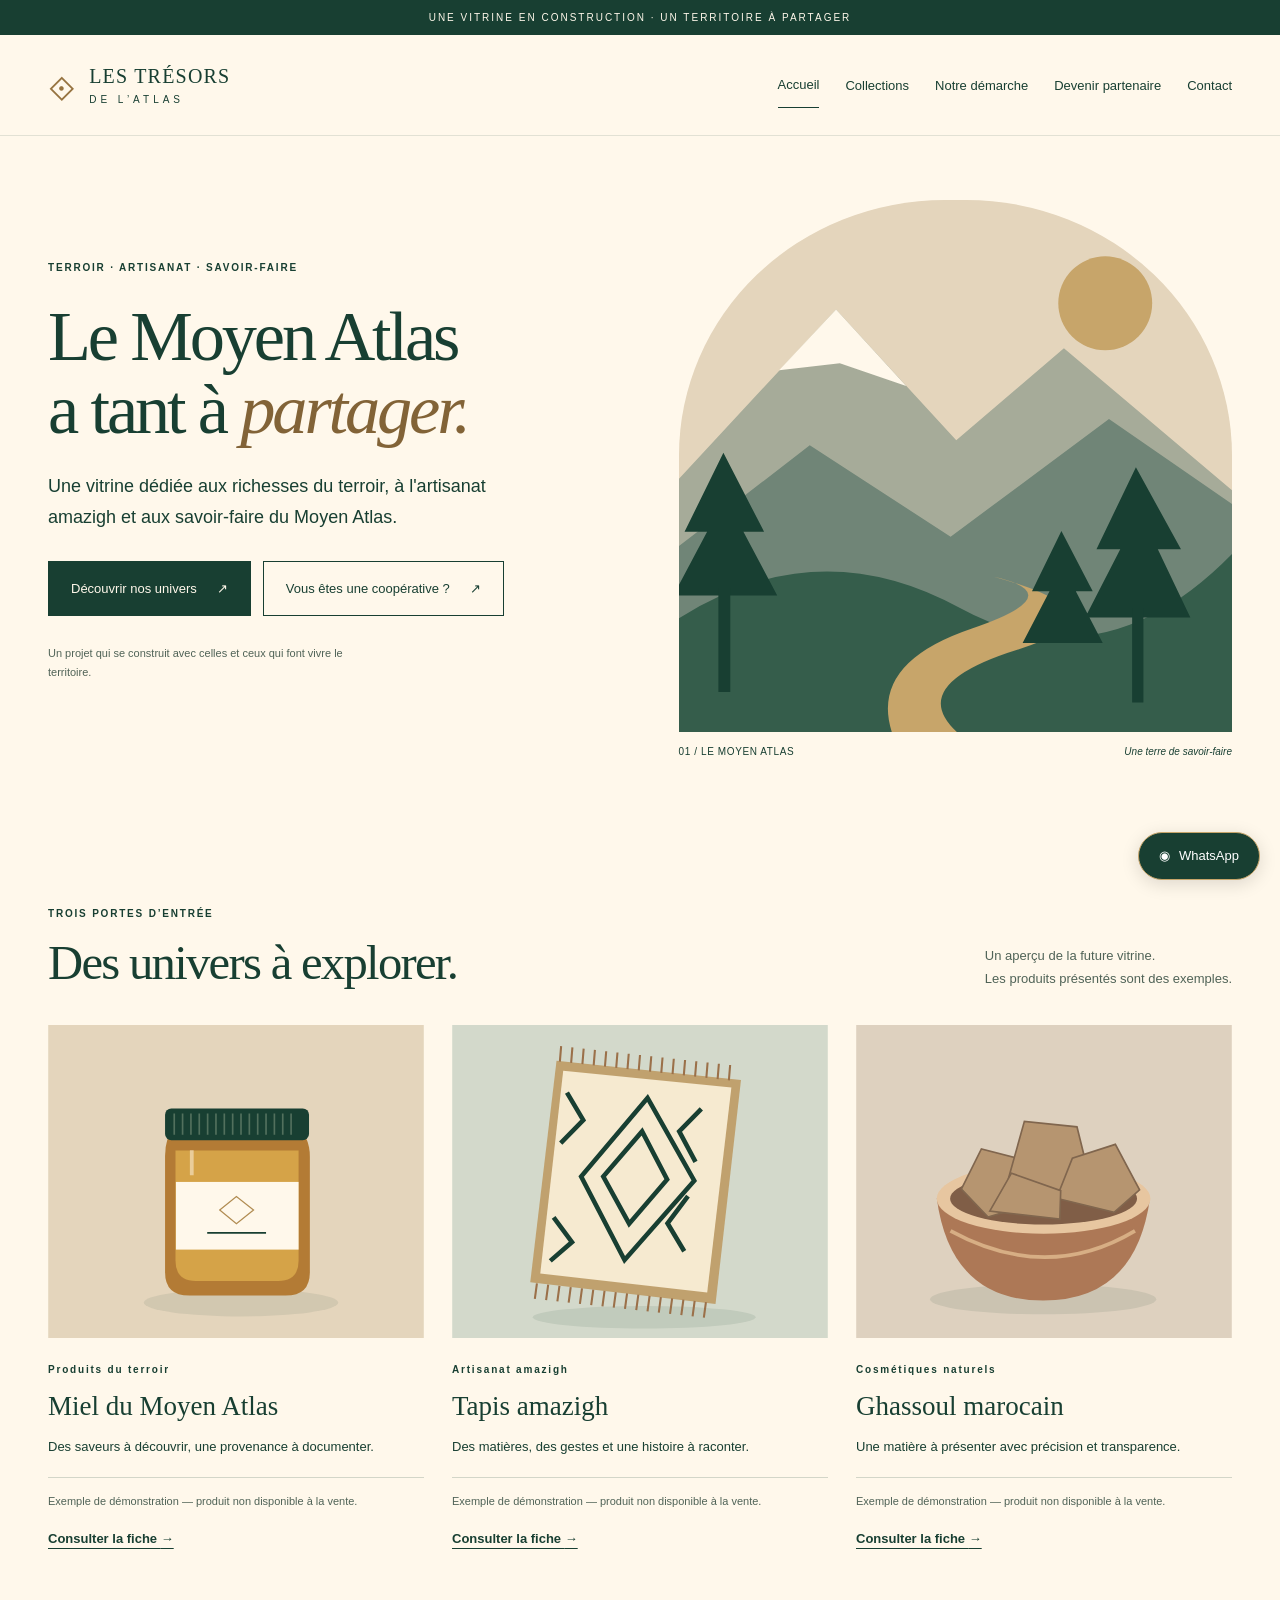
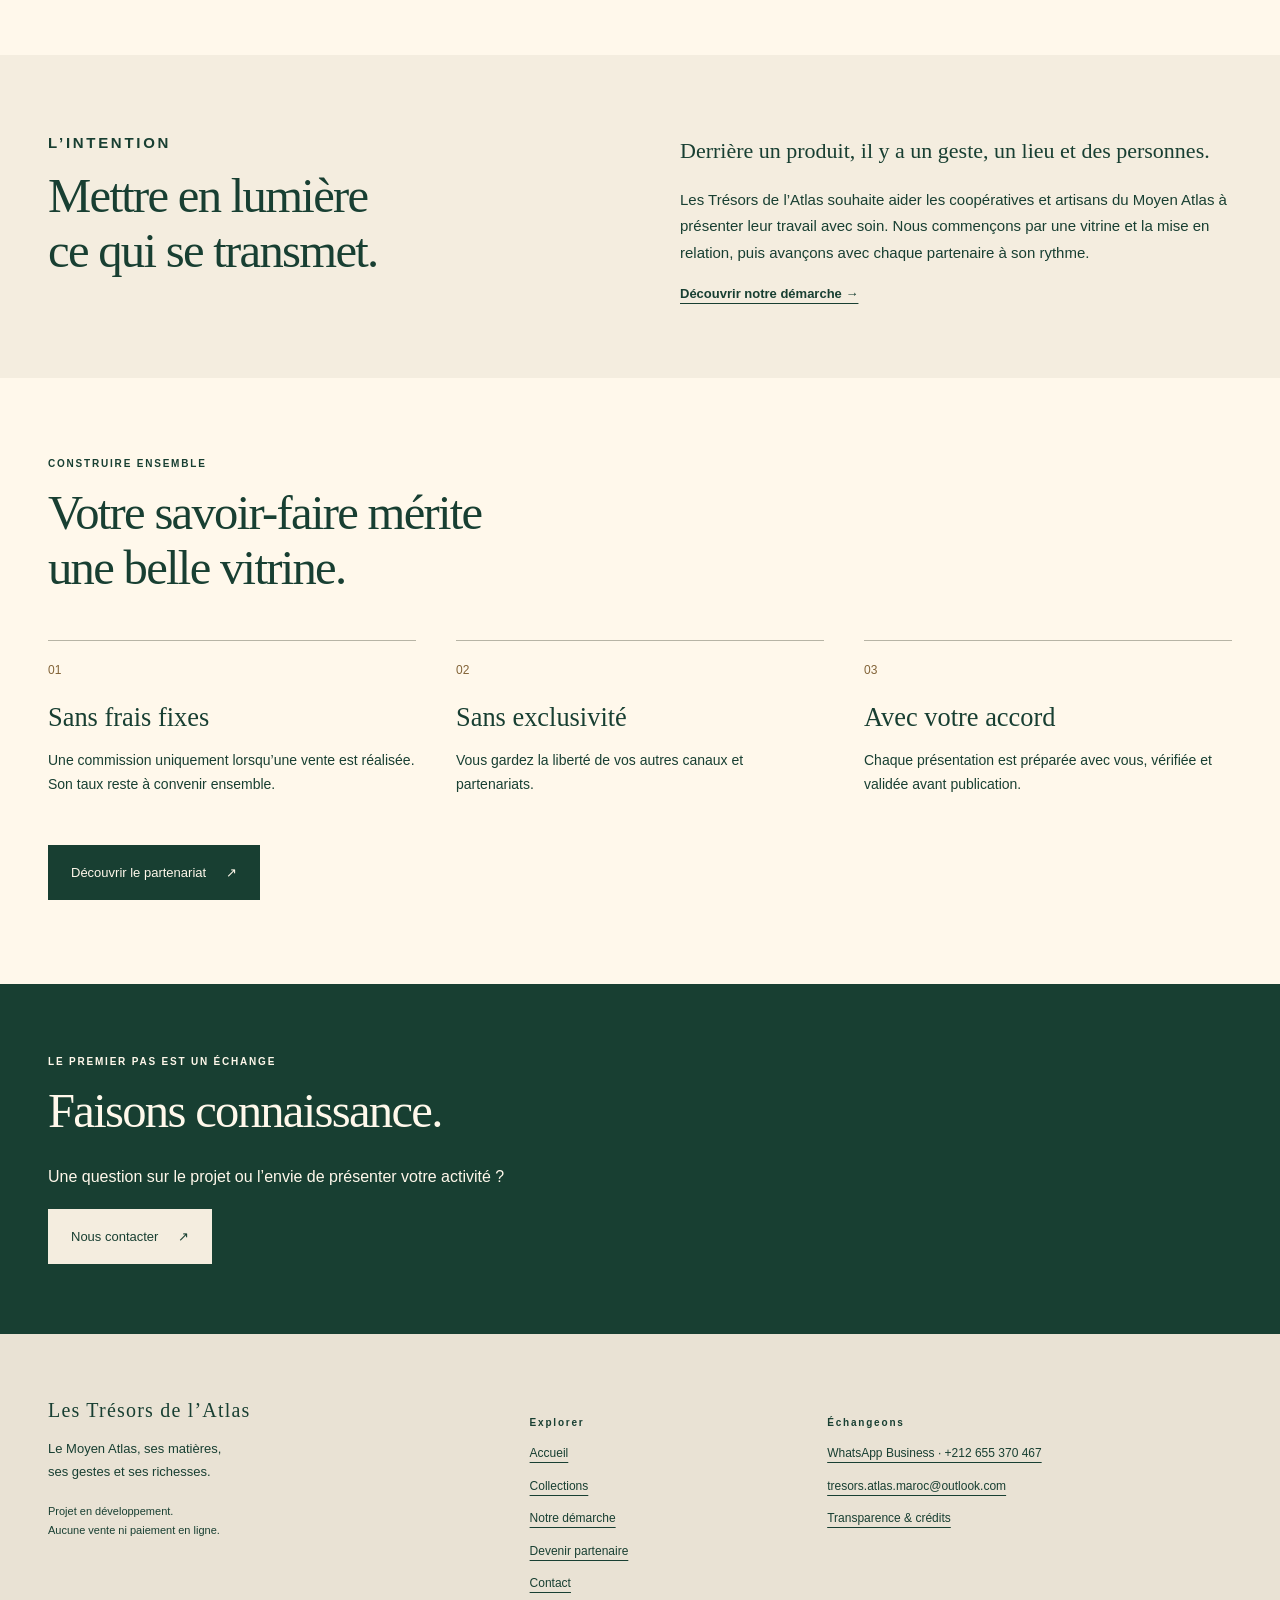
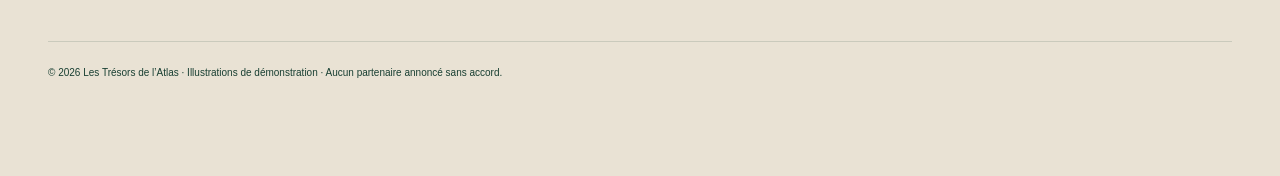
<file: index.html>
<!doctype html><html lang="fr">
<head>
<meta charset="utf-8">
<meta name="viewport" content="width=device-width,initial-scale=1">
<meta name="theme-color" content="#183F32"><title>Accueil — Les Trésors de l’Atlas</title>
<meta name="description" content="Découvrez les univers du terroir, de l’artisanat amazigh et des cosmétiques naturels : une vitrine du Moyen Atlas en développement.">
<link rel="canonical" href="https://mostafa12345hal.github.io/Les-tr-sors-de-l-atlas/">
<meta property="og:title" content="Accueil — Les Trésors de l’Atlas">
<meta property="og:description" content="Découvrez les univers du terroir, de l’artisanat amazigh et des cosmétiques naturels : une vitrine du Moyen Atlas en développement.">
<meta property="og:type" content="website">
<meta property="og:locale" content="fr_MA">
<link rel="icon" href="assets/embleme.svg" type="image/svg+xml">
<link rel="stylesheet" href="assets/premium-v3.css">
<script src="assets/premium-v3.js" defer></script>
</head>
<body><a class="skip" href="#contenu">Aller au contenu</a>
<div class="topline">UNE VITRINE EN CONSTRUCTION · UN TERRITOIRE À PARTAGER</div>
<header>
<div class="nav wrap"><a class="brand" href="index.html"><span class="brand-mark" aria-hidden="true">⟐</span><span>LES TRÉSORS<span class="brand-sub">DE L’ATLAS</span></span></a><button class="menu-toggle" aria-expanded="false" aria-controls="navigation">Menu <span aria-hidden="true">☰</span></button>
<nav id="navigation" aria-label="Navigation principale"><a href="index.html" aria-current="page">Accueil</a><a href="collections.html">Collections</a><a href="demarche.html">Notre démarche</a><a href="devenir-partenaire.html">Devenir partenaire</a><a href="contact.html">Contact</a></nav></div>
</header>
<main id="contenu">
<section class="hero wrap">
<div class="hero-copy">
<p class="eyebrow">TERROIR · ARTISANAT · SAVOIR-FAIRE</p>
<h1>Le Moyen Atlas<br>a tant à <em>partager.</em></h1>
<p class="lead">Une vitrine dédiée aux richesses du terroir, à l'artisanat amazigh et aux savoir-faire du Moyen Atlas.</p>
<div class="actions"><a class="button " href="collections.html">Découvrir nos univers <span aria-hidden="true">↗</span></a><a class="button secondary" href="devenir-partenaire.html">Vous êtes une coopérative ? <span aria-hidden="true">↗</span></a></div>
<p class="hero-note">Un projet qui se construit avec celles et ceux qui font vivre le territoire.</p></div>
<figure class="hero-art"><img src="assets/paysage.svg" width="900" height="850" alt="Paysage illustré de montagnes et de cèdres, évocation du Moyen Atlas" decoding="async"><figcaption>01 / LE MOYEN ATLAS <span>Une terre de savoir-faire</span></figcaption></figure>
</section>
<section class="section wrap" id="univers">
<div class="section-head">
<div>
<p class="eyebrow">TROIS PORTES D’ENTRÉE</p>
<h2>Des univers à explorer.</h2></div>
<p>Un aperçu de la future vitrine.<br>Les produits présentés sont des exemples.</p></div>
<div class="cards">
<article class="card"> <a class="visual" href="collections.html#miel" aria-label="Consulter la fiche : Miel du Moyen Atlas"><img src="assets/miel.svg" width="900" height="850" alt="Illustration de démonstration : Miel du Moyen Atlas" decoding="async"></a>
<div class="card-copy">
<p class="eyebrow">Produits du terroir</p>
<h3>Miel du Moyen Atlas</h3>
<p>Des saveurs à découvrir, une provenance à documenter.</p>
<p class="demo">Exemple de démonstration — produit non disponible à la vente.</p><a class="text-link" href="collections.html#miel">Consulter la fiche <span aria-hidden="true">→</span></a></div></article>
<article class="card"> <a class="visual" href="collections.html#tapis" aria-label="Consulter la fiche : Tapis amazigh"><img src="assets/tapis.svg" width="900" height="850" alt="Illustration de démonstration : Tapis amazigh" decoding="async"></a>
<div class="card-copy">
<p class="eyebrow">Artisanat amazigh</p>
<h3>Tapis amazigh</h3>
<p>Des matières, des gestes et une histoire à raconter.</p>
<p class="demo">Exemple de démonstration — produit non disponible à la vente.</p><a class="text-link" href="collections.html#tapis">Consulter la fiche <span aria-hidden="true">→</span></a></div></article>
<article class="card"> <a class="visual" href="collections.html#ghassoul" aria-label="Consulter la fiche : Ghassoul marocain"><img src="assets/ghassoul.svg" width="900" height="850" alt="Illustration de démonstration : Ghassoul marocain" decoding="async"></a>
<div class="card-copy">
<p class="eyebrow">Cosmétiques naturels</p>
<h3>Ghassoul marocain</h3>
<p>Une matière à présenter avec précision et transparence.</p>
<p class="demo">Exemple de démonstration — produit non disponible à la vente.</p><a class="text-link" href="collections.html#ghassoul">Consulter la fiche <span aria-hidden="true">→</span></a></div></article></div>
</section>
<section class="story">
<div class="wrap story-grid">
<div>
<p class="eyebrow">L’INTENTION</p>
<h2>Mettre en lumière<br>ce qui se transmet.</h2></div>
<div>
<p class="lead">Derrière un produit, il y a un geste, un lieu et des personnes.</p>
<p>Les Trésors de l’Atlas souhaite aider les coopératives et artisans du Moyen Atlas à présenter leur travail avec soin. Nous commençons par une vitrine et la mise en relation, puis avançons avec chaque partenaire à son rythme.</p><a class="text-link" href="demarche.html">Découvrir notre démarche →</a></div></div>
</section>
<section class="section wrap">
<p class="eyebrow">CONSTRUIRE ENSEMBLE</p>
<h2>Votre savoir-faire mérite<br>une belle vitrine.</h2>
<div class="values">
<div><span>01</span>
<h3>Sans frais fixes</h3>
<p>Une commission uniquement lorsqu’une vente est réalisée. Son taux reste à convenir ensemble.</p></div>
<div><span>02</span>
<h3>Sans exclusivité</h3>
<p>Vous gardez la liberté de vos autres canaux et partenariats.</p></div>
<div><span>03</span>
<h3>Avec votre accord</h3>
<p>Chaque présentation est préparée avec vous, vérifiée et validée avant publication.</p></div></div><a class="button " href="devenir-partenaire.html">Découvrir le partenariat <span aria-hidden="true">↗</span></a>
</section>
<section class="cta">
<div class="wrap">
<p class="eyebrow">LE PREMIER PAS EST UN ÉCHANGE</p>
<h2>Faisons connaissance.</h2>
<p>Une question sur le projet ou l’envie de présenter votre activité ?</p><a class="button " href="contact.html">Nous contacter <span aria-hidden="true">↗</span></a></div>
</section>
</main>
<footer>
<div class="wrap footer-grid">
<div><a class="brand" href="index.html">Les Trésors de l’Atlas</a>
<p>Le Moyen Atlas, ses matières,<br>ses gestes et ses richesses.</p>
<p class="small">Projet en développement.<br>Aucune vente ni paiement en ligne.</p></div>
<div>
<p class="eyebrow">Explorer</p><a href="index.html" aria-current="page">Accueil</a><a href="collections.html">Collections</a><a href="demarche.html">Notre démarche</a><a href="devenir-partenaire.html">Devenir partenaire</a><a href="contact.html">Contact</a></div>
<div>
<p class="eyebrow">Échangeons</p><a href="https://wa.me/212655370467?text=Bonjour%2C%20je%20souhaite%20d%C3%A9couvrir%20le%20projet%20Les%20Tr%C3%A9sors%20de%20l%E2%80%99Atlas%20et%20ses%20univers%20de%20d%C3%A9monstration.">WhatsApp Business · +212 655 370 467</a><a href="mailto:tresors.atlas.maroc@outlook.com">tresors.atlas.maroc@outlook.com</a><a href="demarche.html#transparence">Transparence &amp; crédits</a></div></div>
<div class="wrap footer-bottom">© 2026 Les Trésors de l’Atlas · Illustrations de démonstration · Aucun partenaire annoncé sans accord.</div>
</footer><a class="whatsapp" href="https://wa.me/212655370467?text=Bonjour%2C%20je%20souhaite%20d%C3%A9couvrir%20le%20projet%20Les%20Tr%C3%A9sors%20de%20l%E2%80%99Atlas%20et%20ses%20univers%20de%20d%C3%A9monstration." aria-label="Contacter Les Trésors de l’Atlas sur WhatsApp"><span aria-hidden="true">◉</span> WhatsApp</a>
</body></html>
</file>
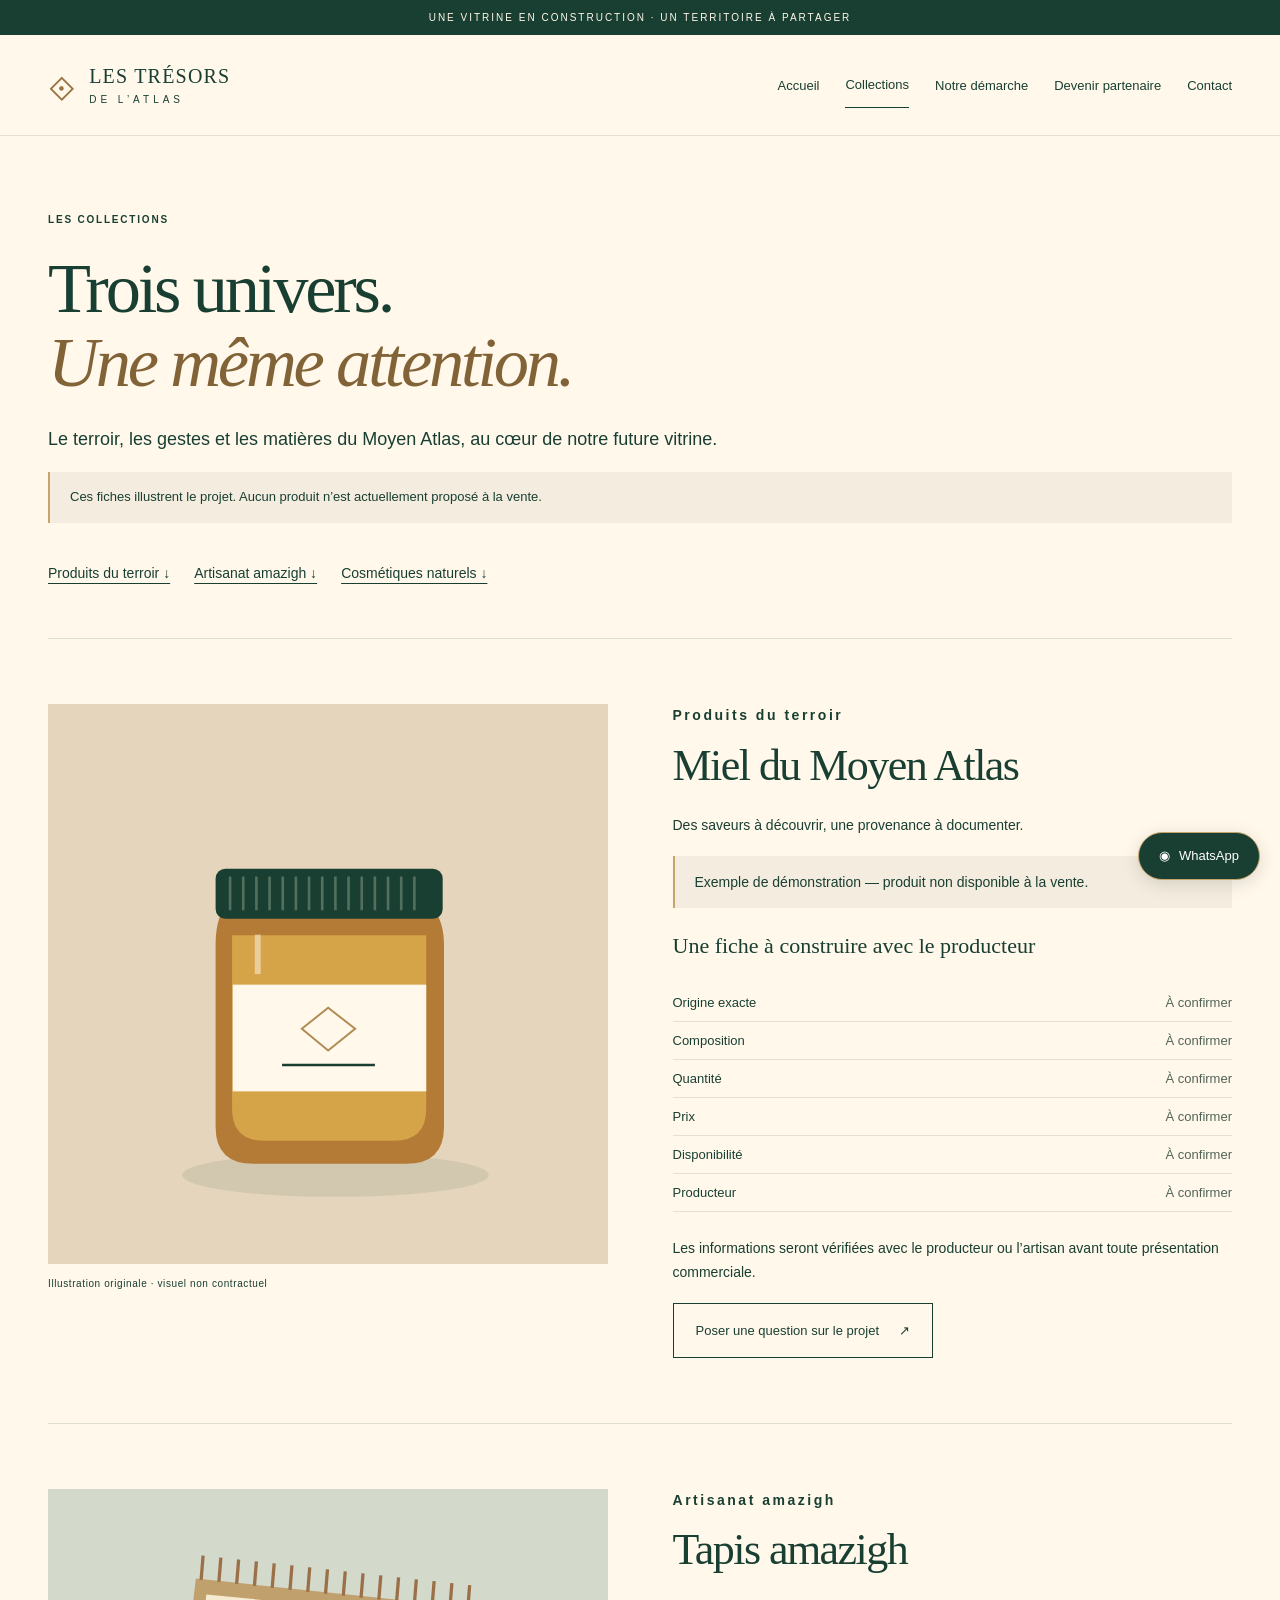
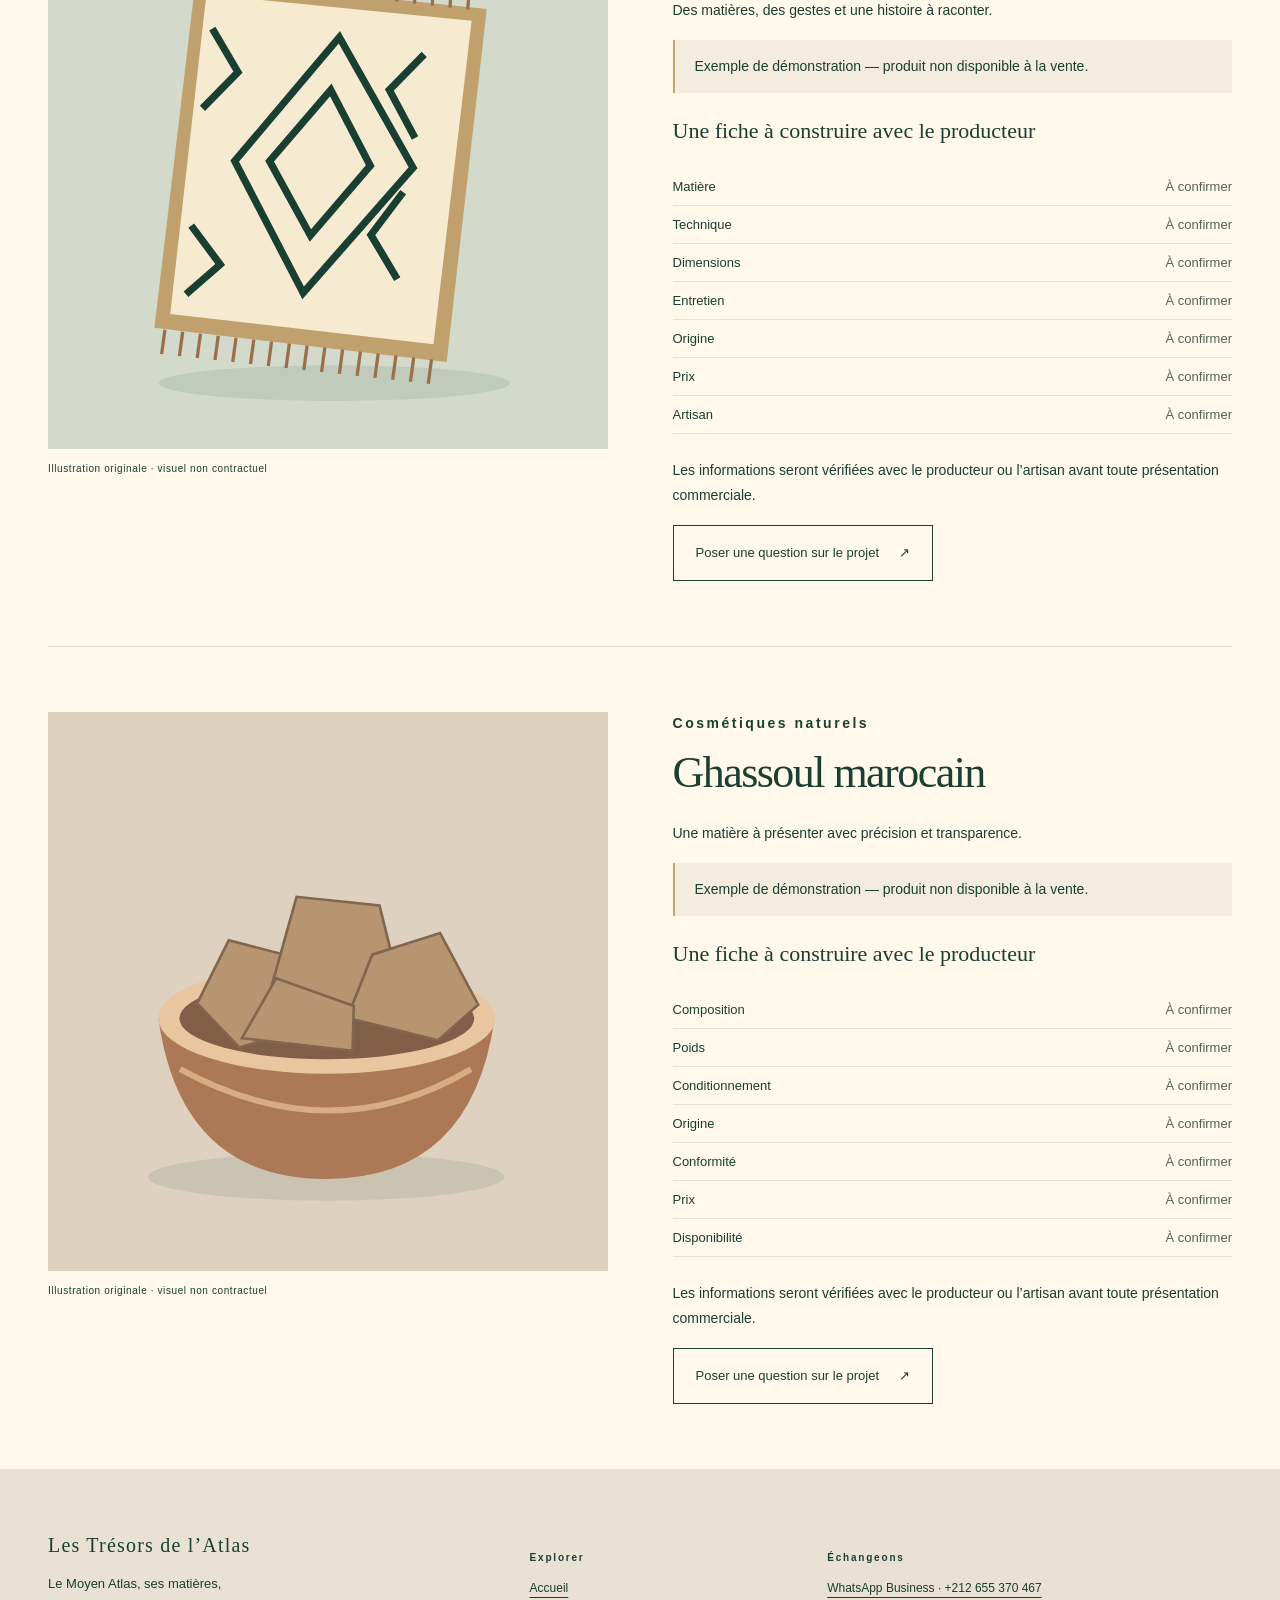
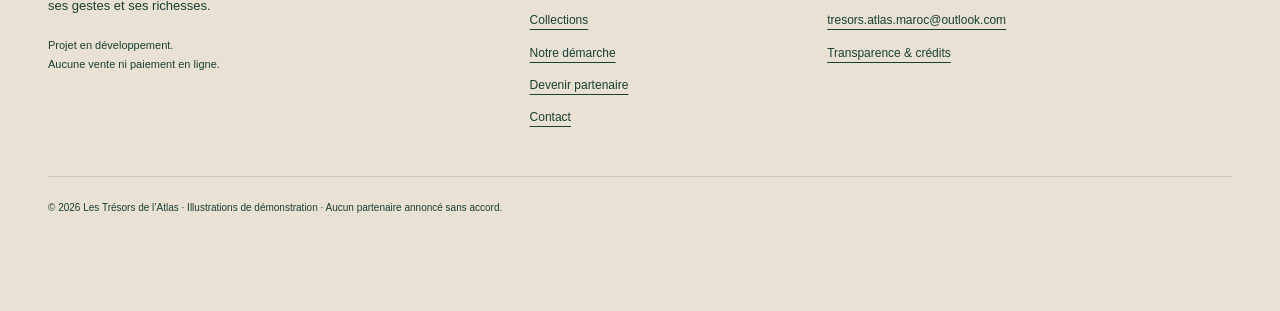
<file: collections.html>
<!doctype html><html lang="fr">
<head>
<meta charset="utf-8">
<meta name="viewport" content="width=device-width,initial-scale=1">
<meta name="theme-color" content="#183F32"><title>Collections — Les Trésors de l’Atlas</title>
<meta name="description" content="Trois fiches de démonstration : miel du Moyen Atlas, tapis amazigh et ghassoul marocain. Produits non disponibles à la vente.">
<link rel="canonical" href="https://mostafa12345hal.github.io/Les-tr-sors-de-l-atlas/collections.html">
<meta property="og:title" content="Collections — Les Trésors de l’Atlas">
<meta property="og:description" content="Trois fiches de démonstration : miel du Moyen Atlas, tapis amazigh et ghassoul marocain. Produits non disponibles à la vente.">
<meta property="og:type" content="website">
<meta property="og:locale" content="fr_MA">
<link rel="icon" href="assets/embleme.svg" type="image/svg+xml">
<link rel="stylesheet" href="assets/premium-v3.css">
<script src="assets/premium-v3.js" defer></script>
</head>
<body><a class="skip" href="#contenu">Aller au contenu</a>
<div class="topline">UNE VITRINE EN CONSTRUCTION · UN TERRITOIRE À PARTAGER</div>
<header>
<div class="nav wrap"><a class="brand" href="index.html"><span class="brand-mark" aria-hidden="true">⟐</span><span>LES TRÉSORS<span class="brand-sub">DE L’ATLAS</span></span></a><button class="menu-toggle" aria-expanded="false" aria-controls="navigation">Menu <span aria-hidden="true">☰</span></button>
<nav id="navigation" aria-label="Navigation principale"><a href="index.html">Accueil</a><a href="collections.html" aria-current="page">Collections</a><a href="demarche.html">Notre démarche</a><a href="devenir-partenaire.html">Devenir partenaire</a><a href="contact.html">Contact</a></nav></div>
</header>
<main id="contenu">
<section class="page-intro wrap">
<p class="eyebrow">LES COLLECTIONS</p>
<h1>Trois univers.<br><em>Une même attention.</em></h1>
<p class="lead">Le terroir, les gestes et les matières du Moyen Atlas, au cœur de notre future vitrine.</p>
<p class="notice">Ces fiches illustrent le projet. Aucun produit n’est actuellement proposé à la vente.</p>
<div class="category-links"><a href="#miel">Produits du terroir ↓</a><a href="#tapis">Artisanat amazigh ↓</a><a href="#ghassoul">Cosmétiques naturels ↓</a></div>
</section>
<section class="product wrap" id="miel">
<figure><img src="assets/miel.svg" width="900" height="850" alt="Illustration de démonstration : Miel du Moyen Atlas" decoding="async"><figcaption>Illustration originale · visuel non contractuel</figcaption></figure>
<div>
<p class="eyebrow">Produits du terroir</p>
<h2>Miel du Moyen Atlas</h2>
<p class="lead">Des saveurs à découvrir, une provenance à documenter.</p>
<p class="notice">Exemple de démonstration — produit non disponible à la vente.</p>
<h3>Une fiche à construire avec le producteur</h3><dl>
<div><dt>Origine exacte</dt><dd>À confirmer</dd></div>
<div><dt>Composition</dt><dd>À confirmer</dd></div>
<div><dt>Quantité</dt><dd>À confirmer</dd></div>
<div><dt>Prix</dt><dd>À confirmer</dd></div>
<div><dt>Disponibilité</dt><dd>À confirmer</dd></div>
<div><dt>Producteur</dt><dd>À confirmer</dd></div></dl>
<p>Les informations seront vérifiées avec le producteur ou l’artisan avant toute présentation commerciale.</p><a class="button secondary" href="https://wa.me/212655370467?text=Bonjour%2C%20je%20souhaite%20d%C3%A9couvrir%20le%20projet%20Les%20Tr%C3%A9sors%20de%20l%E2%80%99Atlas%20et%20ses%20univers%20de%20d%C3%A9monstration.">Poser une question sur le projet <span aria-hidden="true">↗</span></a></div>
</section>
<section class="product wrap" id="tapis">
<figure><img src="assets/tapis.svg" width="900" height="850" alt="Illustration de démonstration : Tapis amazigh" decoding="async"><figcaption>Illustration originale · visuel non contractuel</figcaption></figure>
<div>
<p class="eyebrow">Artisanat amazigh</p>
<h2>Tapis amazigh</h2>
<p class="lead">Des matières, des gestes et une histoire à raconter.</p>
<p class="notice">Exemple de démonstration — produit non disponible à la vente.</p>
<h3>Une fiche à construire avec le producteur</h3><dl>
<div><dt>Matière</dt><dd>À confirmer</dd></div>
<div><dt>Technique</dt><dd>À confirmer</dd></div>
<div><dt>Dimensions</dt><dd>À confirmer</dd></div>
<div><dt>Entretien</dt><dd>À confirmer</dd></div>
<div><dt>Origine</dt><dd>À confirmer</dd></div>
<div><dt>Prix</dt><dd>À confirmer</dd></div>
<div><dt>Artisan</dt><dd>À confirmer</dd></div></dl>
<p>Les informations seront vérifiées avec le producteur ou l’artisan avant toute présentation commerciale.</p><a class="button secondary" href="https://wa.me/212655370467?text=Bonjour%2C%20je%20souhaite%20d%C3%A9couvrir%20le%20projet%20Les%20Tr%C3%A9sors%20de%20l%E2%80%99Atlas%20et%20ses%20univers%20de%20d%C3%A9monstration.">Poser une question sur le projet <span aria-hidden="true">↗</span></a></div>
</section>
<section class="product wrap" id="ghassoul">
<figure><img src="assets/ghassoul.svg" width="900" height="850" alt="Illustration de démonstration : Ghassoul marocain" decoding="async"><figcaption>Illustration originale · visuel non contractuel</figcaption></figure>
<div>
<p class="eyebrow">Cosmétiques naturels</p>
<h2>Ghassoul marocain</h2>
<p class="lead">Une matière à présenter avec précision et transparence.</p>
<p class="notice">Exemple de démonstration — produit non disponible à la vente.</p>
<h3>Une fiche à construire avec le producteur</h3><dl>
<div><dt>Composition</dt><dd>À confirmer</dd></div>
<div><dt>Poids</dt><dd>À confirmer</dd></div>
<div><dt>Conditionnement</dt><dd>À confirmer</dd></div>
<div><dt>Origine</dt><dd>À confirmer</dd></div>
<div><dt>Conformité</dt><dd>À confirmer</dd></div>
<div><dt>Prix</dt><dd>À confirmer</dd></div>
<div><dt>Disponibilité</dt><dd>À confirmer</dd></div></dl>
<p>Les informations seront vérifiées avec le producteur ou l’artisan avant toute présentation commerciale.</p><a class="button secondary" href="https://wa.me/212655370467?text=Bonjour%2C%20je%20souhaite%20d%C3%A9couvrir%20le%20projet%20Les%20Tr%C3%A9sors%20de%20l%E2%80%99Atlas%20et%20ses%20univers%20de%20d%C3%A9monstration.">Poser une question sur le projet <span aria-hidden="true">↗</span></a></div>
</section>
</main>
<footer>
<div class="wrap footer-grid">
<div><a class="brand" href="index.html">Les Trésors de l’Atlas</a>
<p>Le Moyen Atlas, ses matières,<br>ses gestes et ses richesses.</p>
<p class="small">Projet en développement.<br>Aucune vente ni paiement en ligne.</p></div>
<div>
<p class="eyebrow">Explorer</p><a href="index.html">Accueil</a><a href="collections.html" aria-current="page">Collections</a><a href="demarche.html">Notre démarche</a><a href="devenir-partenaire.html">Devenir partenaire</a><a href="contact.html">Contact</a></div>
<div>
<p class="eyebrow">Échangeons</p><a href="https://wa.me/212655370467?text=Bonjour%2C%20je%20souhaite%20d%C3%A9couvrir%20le%20projet%20Les%20Tr%C3%A9sors%20de%20l%E2%80%99Atlas%20et%20ses%20univers%20de%20d%C3%A9monstration.">WhatsApp Business · +212 655 370 467</a><a href="mailto:tresors.atlas.maroc@outlook.com">tresors.atlas.maroc@outlook.com</a><a href="demarche.html#transparence">Transparence &amp; crédits</a></div></div>
<div class="wrap footer-bottom">© 2026 Les Trésors de l’Atlas · Illustrations de démonstration · Aucun partenaire annoncé sans accord.</div>
</footer><a class="whatsapp" href="https://wa.me/212655370467?text=Bonjour%2C%20je%20souhaite%20d%C3%A9couvrir%20le%20projet%20Les%20Tr%C3%A9sors%20de%20l%E2%80%99Atlas%20et%20ses%20univers%20de%20d%C3%A9monstration." aria-label="Contacter Les Trésors de l’Atlas sur WhatsApp"><span aria-hidden="true">◉</span> WhatsApp</a>
</body></html>
</file>
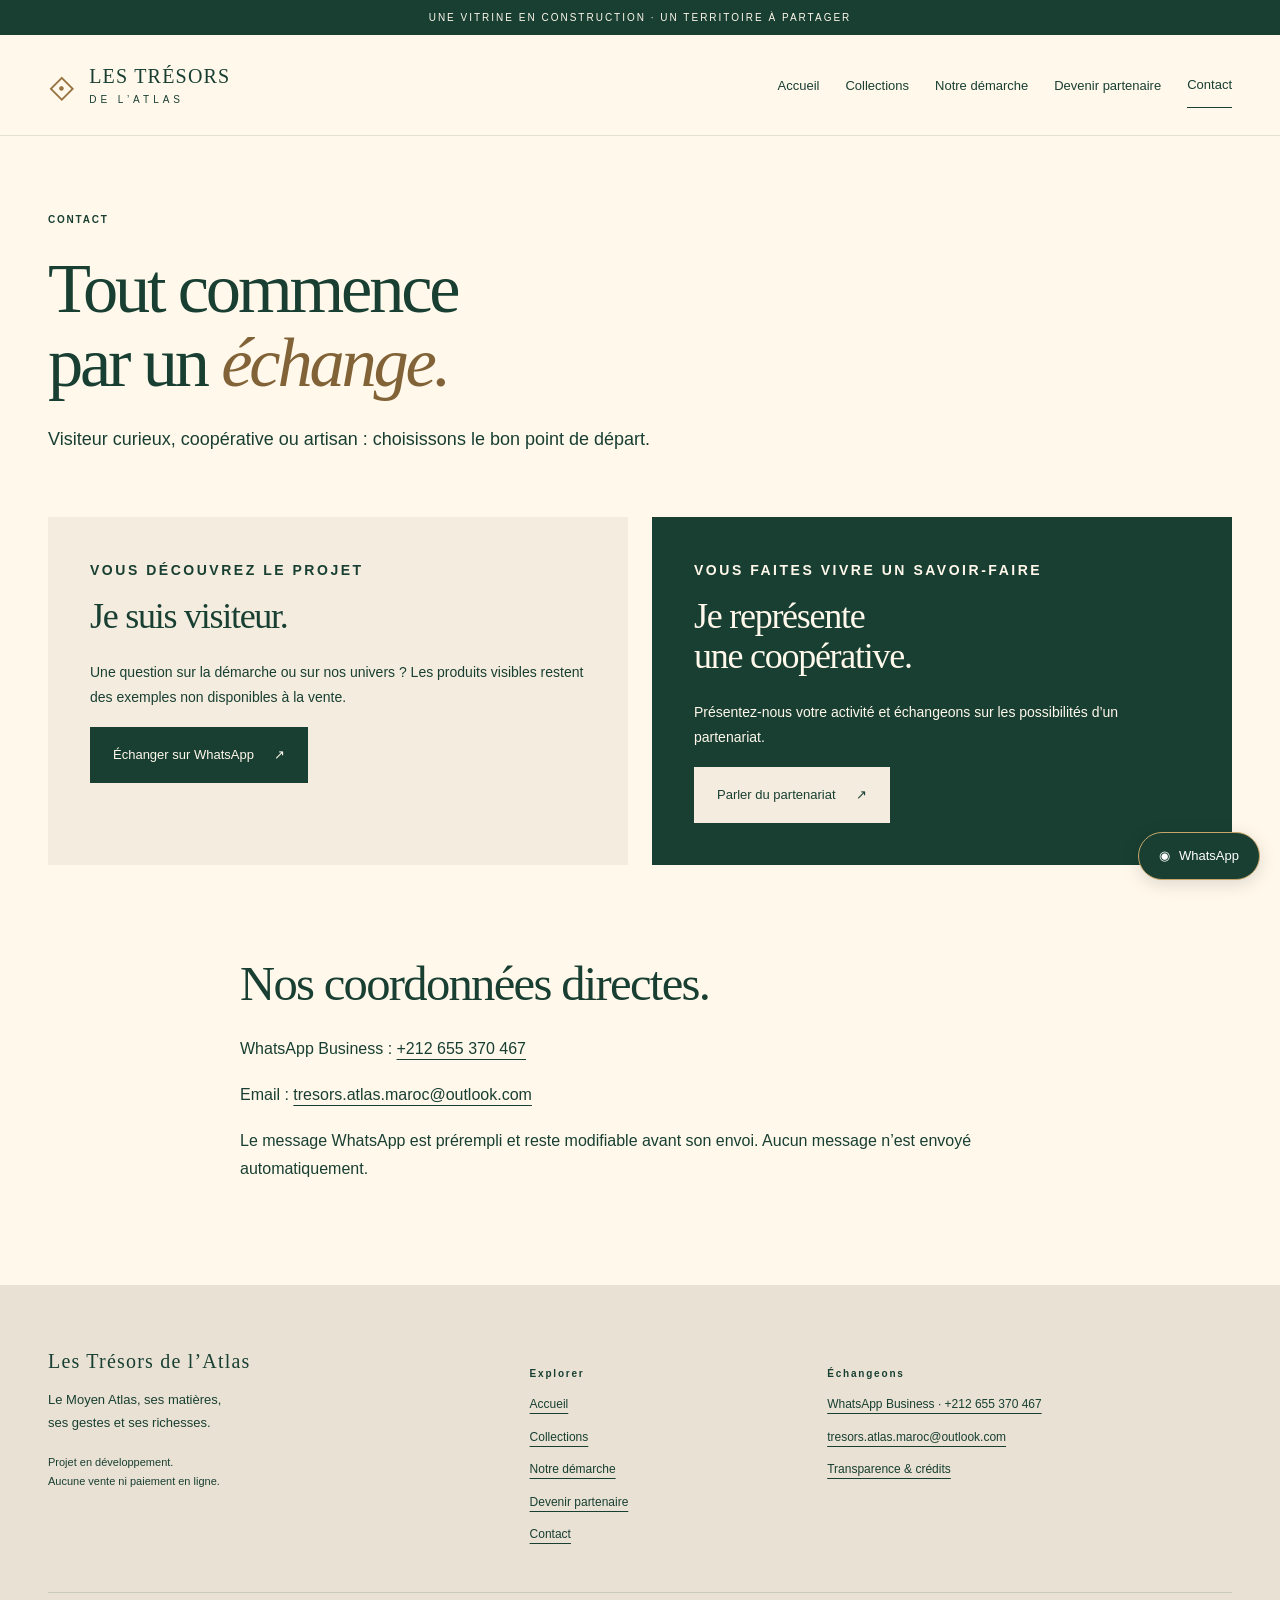
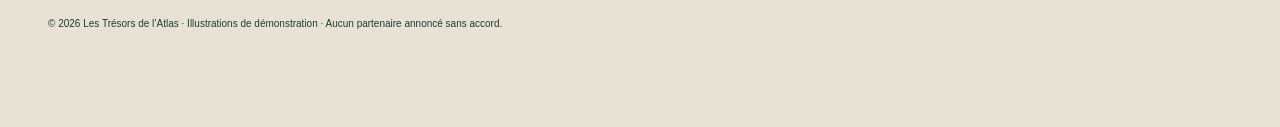
<file: contact.html>
<!doctype html><html lang="fr">
<head>
<meta charset="utf-8">
<meta name="viewport" content="width=device-width,initial-scale=1">
<meta name="theme-color" content="#183F32"><title>Contact — Les Trésors de l’Atlas</title>
<meta name="description" content="Contactez Les Trésors de l’Atlas sur WhatsApp ou par email, comme visiteur, coopérative ou artisan.">
<link rel="canonical" href="https://mostafa12345hal.github.io/Les-tr-sors-de-l-atlas/contact.html">
<meta property="og:title" content="Contact — Les Trésors de l’Atlas">
<meta property="og:description" content="Contactez Les Trésors de l’Atlas sur WhatsApp ou par email, comme visiteur, coopérative ou artisan.">
<meta property="og:type" content="website">
<meta property="og:locale" content="fr_MA">
<link rel="icon" href="assets/embleme.svg" type="image/svg+xml">
<link rel="stylesheet" href="assets/premium-v3.css">
<script src="assets/premium-v3.js" defer></script>
</head>
<body><a class="skip" href="#contenu">Aller au contenu</a>
<div class="topline">UNE VITRINE EN CONSTRUCTION · UN TERRITOIRE À PARTAGER</div>
<header>
<div class="nav wrap"><a class="brand" href="index.html"><span class="brand-mark" aria-hidden="true">⟐</span><span>LES TRÉSORS<span class="brand-sub">DE L’ATLAS</span></span></a><button class="menu-toggle" aria-expanded="false" aria-controls="navigation">Menu <span aria-hidden="true">☰</span></button>
<nav id="navigation" aria-label="Navigation principale"><a href="index.html">Accueil</a><a href="collections.html">Collections</a><a href="demarche.html">Notre démarche</a><a href="devenir-partenaire.html">Devenir partenaire</a><a href="contact.html" aria-current="page">Contact</a></nav></div>
</header>
<main id="contenu">
<section class="page-intro wrap">
<p class="eyebrow">CONTACT</p>
<h1>Tout commence<br>par un <em>échange.</em></h1>
<p class="lead">Visiteur curieux, coopérative ou artisan : choisissons le bon point de départ.</p>
</section>
<section class="wrap contact-grid">
<article class="contact-card">
<p class="eyebrow">VOUS DÉCOUVREZ LE PROJET</p>
<h2>Je suis visiteur.</h2>
<p>Une question sur la démarche ou sur nos univers ? Les produits visibles restent des exemples non disponibles à la vente.</p><a class="button " href="https://wa.me/212655370467?text=Bonjour%2C%20je%20souhaite%20d%C3%A9couvrir%20le%20projet%20Les%20Tr%C3%A9sors%20de%20l%E2%80%99Atlas%20et%20ses%20univers%20de%20d%C3%A9monstration.">Échanger sur WhatsApp <span aria-hidden="true">↗</span></a></article>
<article class="contact-card green">
<p class="eyebrow">VOUS FAITES VIVRE UN SAVOIR-FAIRE</p>
<h2>Je représente<br>une coopérative.</h2>
<p>Présentez-nous votre activité et échangeons sur les possibilités d’un partenariat.</p><a class="button " href="https://wa.me/212655370467?text=Bonjour%2C%20je%20repr%C3%A9sente%20une%20coop%C3%A9rative%20ou%20un%20atelier%20et%20souhaite%20discuter%20d%E2%80%99un%20partenariat%20avec%20Les%20Tr%C3%A9sors%20de%20l%E2%80%99Atlas.">Parler du partenariat <span aria-hidden="true">↗</span></a></article>
</section>
<section class="section wrap reading">
<h2>Nos coordonnées directes.</h2>
<p>WhatsApp Business : <a href="https://wa.me/212655370467?text=Bonjour%2C%20je%20souhaite%20d%C3%A9couvrir%20le%20projet%20Les%20Tr%C3%A9sors%20de%20l%E2%80%99Atlas%20et%20ses%20univers%20de%20d%C3%A9monstration.">+212 655 370 467</a></p>
<p>Email : <a class="email" href="mailto:tresors.atlas.maroc@outlook.com">tresors.atlas.maroc@outlook.com</a></p>
<p>Le message WhatsApp est prérempli et reste modifiable avant son envoi. Aucun message n’est envoyé automatiquement.</p>
</section>
</main>
<footer>
<div class="wrap footer-grid">
<div><a class="brand" href="index.html">Les Trésors de l’Atlas</a>
<p>Le Moyen Atlas, ses matières,<br>ses gestes et ses richesses.</p>
<p class="small">Projet en développement.<br>Aucune vente ni paiement en ligne.</p></div>
<div>
<p class="eyebrow">Explorer</p><a href="index.html">Accueil</a><a href="collections.html">Collections</a><a href="demarche.html">Notre démarche</a><a href="devenir-partenaire.html">Devenir partenaire</a><a href="contact.html" aria-current="page">Contact</a></div>
<div>
<p class="eyebrow">Échangeons</p><a href="https://wa.me/212655370467?text=Bonjour%2C%20je%20souhaite%20d%C3%A9couvrir%20le%20projet%20Les%20Tr%C3%A9sors%20de%20l%E2%80%99Atlas%20et%20ses%20univers%20de%20d%C3%A9monstration.">WhatsApp Business · +212 655 370 467</a><a href="mailto:tresors.atlas.maroc@outlook.com">tresors.atlas.maroc@outlook.com</a><a href="demarche.html#transparence">Transparence &amp; crédits</a></div></div>
<div class="wrap footer-bottom">© 2026 Les Trésors de l’Atlas · Illustrations de démonstration · Aucun partenaire annoncé sans accord.</div>
</footer><a class="whatsapp" href="https://wa.me/212655370467?text=Bonjour%2C%20je%20souhaite%20d%C3%A9couvrir%20le%20projet%20Les%20Tr%C3%A9sors%20de%20l%E2%80%99Atlas%20et%20ses%20univers%20de%20d%C3%A9monstration." aria-label="Contacter Les Trésors de l’Atlas sur WhatsApp"><span aria-hidden="true">◉</span> WhatsApp</a>
</body></html>
</file>
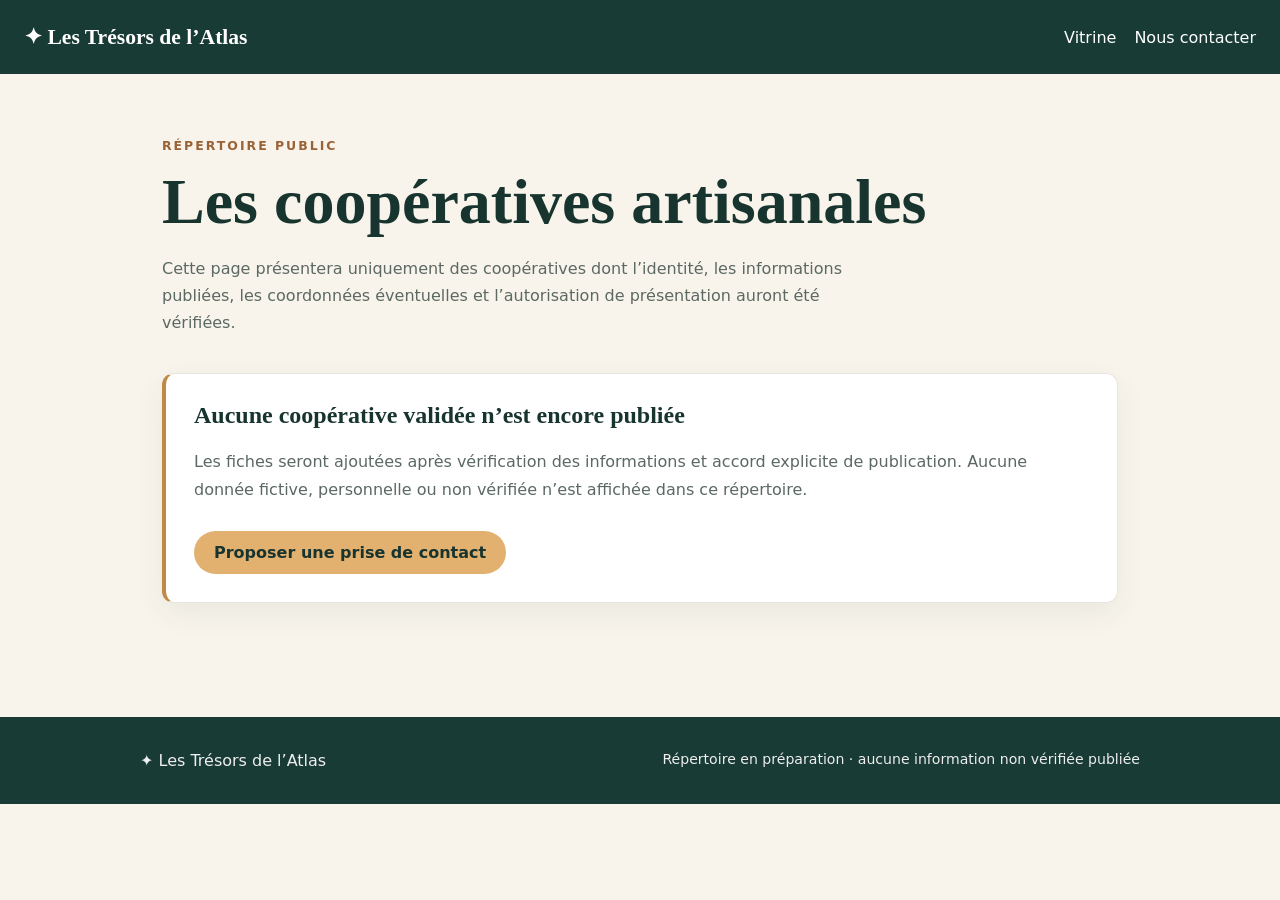
<file: cooperatives.html>
<!doctype html>
<html lang="fr">
<head>
  <meta charset="utf-8">
  <meta name="viewport" content="width=device-width,initial-scale=1">
  <meta name="theme-color" content="#193b35">
  <title>Coopératives — Les Trésors de l’Atlas</title>
  <style>
    :root{font-family:system-ui,-apple-system,Segoe UI,sans-serif;color:#18342f;background:#f8f4eb}*{box-sizing:border-box}body{margin:0}a{color:inherit}header{background:#193b35;color:#fff;padding:24px}header>div,main,footer>div{max-width:1000px;margin:auto}nav{display:flex;justify-content:space-between;gap:20px;align-items:center}.brand{font:700 1.35rem Georgia,serif;text-decoration:none}.navlinks{display:flex;gap:18px}.navlinks a{color:#fff;text-decoration:none}main{padding:64px 22px 80px}h1,h2,h3{font-family:Georgia,serif}h1{font-size:clamp(2.2rem,6vw,4rem);margin:12px 0}.eyebrow{color:#9a6237;font-size:.78rem;font-weight:800;letter-spacing:.16em;text-transform:uppercase}.intro{max-width:720px;line-height:1.7;color:#5b6962}.empty{margin-top:36px;padding:28px;background:#fff;border:1px solid #e8e5dc;border-left:4px solid #c08947;border-radius:12px;box-shadow:0 10px 30px #173c3010}.empty h2{margin-top:0}.empty p{line-height:1.7;color:#5b6962}.button{display:inline-block;margin-top:12px;padding:12px 20px;border-radius:999px;background:#e3b16f;color:#18342f;font-weight:700;text-decoration:none}.grid{display:grid;grid-template-columns:repeat(2,1fr);gap:20px;margin-top:34px}.card{background:#fff;border:1px solid #e8e5dc;border-radius:16px;padding:24px}.meta{color:#86572f;font-weight:700;font-size:.82rem;text-transform:uppercase;letter-spacing:.08em}.card p{color:#5b6962;line-height:1.6}.verified{display:inline-block;background:#e4f2e8;color:#1d633d;border-radius:999px;padding:6px 10px;font-size:.78rem;font-weight:800}footer{padding:34px 22px;background:#193b35;color:#eee}footer>div{display:flex;justify-content:space-between;gap:20px;flex-wrap:wrap}.small{font-size:.88rem}@media(max-width:720px){.navlinks{gap:12px;font-size:.9rem}.grid{grid-template-columns:1fr}}
  </style>
</head>
<body>
  <header><nav><a class="brand" href="index.html">✦ Les Trésors de l’Atlas</a><div class="navlinks"><a href="index.html">Vitrine</a><a href="contact.html">Nous contacter</a></div></nav></header>
  <main>
    <div class="eyebrow">Répertoire public</div>
    <h1>Les coopératives artisanales</h1>
    <p class="intro">Cette page présentera uniquement des coopératives dont l’identité, les informations publiées, les coordonnées éventuelles et l’autorisation de présentation auront été vérifiées.</p>
    <section class="empty" id="emptyState" aria-labelledby="empty-title">
      <h2 id="empty-title">Aucune coopérative validée n’est encore publiée</h2>
      <p>Les fiches seront ajoutées après vérification des informations et accord explicite de publication. Aucune donnée fictive, personnelle ou non vérifiée n’est affichée dans ce répertoire.</p>
      <a class="button" href="contact.html">Proposer une prise de contact</a>
    </section>
    <section class="grid" id="directory" aria-live="polite"></section>
  </main>
  <footer><div><span>✦ Les Trésors de l’Atlas</span><span class="small">Répertoire en préparation · aucune information non vérifiée publiée</span></div></footer>
  <script src="data/cooperatives.js"></script>
  <script>
    const directory = document.querySelector('#directory');
    const emptyState = document.querySelector('#emptyState');
    const records = Array.isArray(globalThis.publishedCooperatives) ? globalThis.publishedCooperatives : [];
    emptyState.hidden = records.length > 0;
    records.forEach(record => {
      const article = document.createElement('article');
      article.className = 'card';
      const meta = document.createElement('div');
      meta.className = 'meta';
      meta.textContent = `${record.category} · ${record.city}, ${record.province}`;
      const title = document.createElement('h2');
      title.textContent = record.name;
      const description = document.createElement('p');
      description.textContent = record.description;
      const badge = document.createElement('span');
      badge.className = 'verified';
      badge.textContent = `Informations vérifiées le ${record.publication.verifiedAt}`;
      article.append(meta, title, description, badge);
      directory.append(article);
    });
  </script>
</body>
</html>
</file>
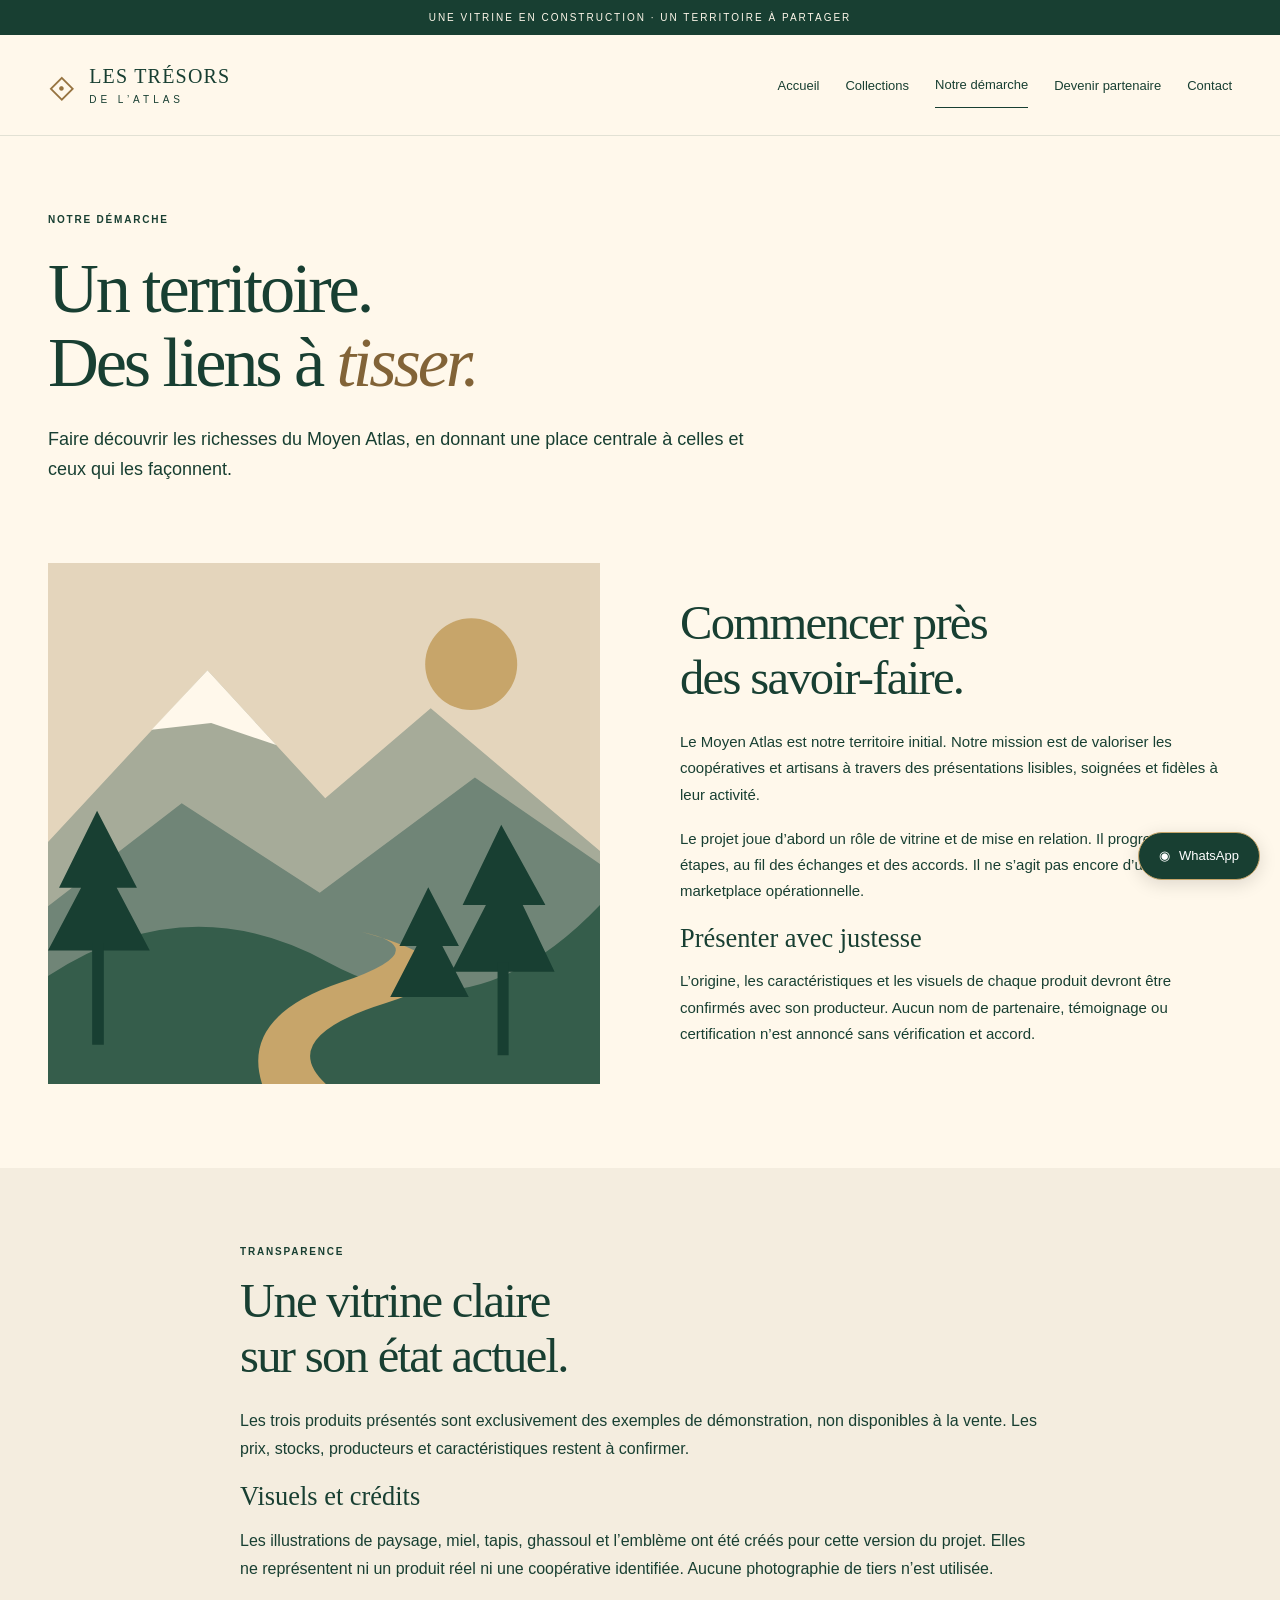
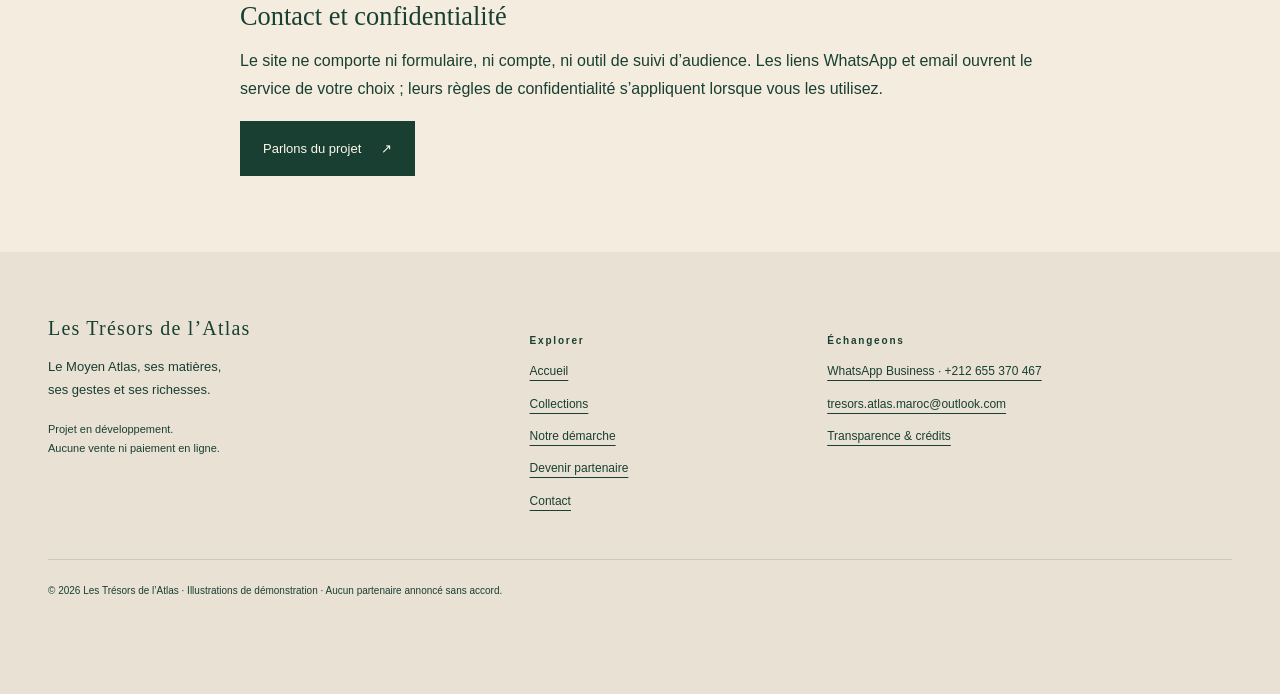
<file: demarche.html>
<!doctype html><html lang="fr">
<head>
<meta charset="utf-8">
<meta name="viewport" content="width=device-width,initial-scale=1">
<meta name="theme-color" content="#183F32"><title>Notre démarche — Les Trésors de l’Atlas</title>
<meta name="description" content="Une vitrine progressive pour valoriser les coopératives et artisans du Moyen Atlas, avec vérification et accord.">
<link rel="canonical" href="https://mostafa12345hal.github.io/Les-tr-sors-de-l-atlas/demarche.html">
<meta property="og:title" content="Notre démarche — Les Trésors de l’Atlas">
<meta property="og:description" content="Une vitrine progressive pour valoriser les coopératives et artisans du Moyen Atlas, avec vérification et accord.">
<meta property="og:type" content="website">
<meta property="og:locale" content="fr_MA">
<link rel="icon" href="assets/embleme.svg" type="image/svg+xml">
<link rel="stylesheet" href="assets/premium-v3.css">
<script src="assets/premium-v3.js" defer></script>
</head>
<body><a class="skip" href="#contenu">Aller au contenu</a>
<div class="topline">UNE VITRINE EN CONSTRUCTION · UN TERRITOIRE À PARTAGER</div>
<header>
<div class="nav wrap"><a class="brand" href="index.html"><span class="brand-mark" aria-hidden="true">⟐</span><span>LES TRÉSORS<span class="brand-sub">DE L’ATLAS</span></span></a><button class="menu-toggle" aria-expanded="false" aria-controls="navigation">Menu <span aria-hidden="true">☰</span></button>
<nav id="navigation" aria-label="Navigation principale"><a href="index.html">Accueil</a><a href="collections.html">Collections</a><a href="demarche.html" aria-current="page">Notre démarche</a><a href="devenir-partenaire.html">Devenir partenaire</a><a href="contact.html">Contact</a></nav></div>
</header>
<main id="contenu">
<section class="page-intro wrap">
<p class="eyebrow">NOTRE DÉMARCHE</p>
<h1>Un territoire.<br>Des liens à <em>tisser.</em></h1>
<p class="lead">Faire découvrir les richesses du Moyen Atlas, en donnant une place centrale à celles et ceux qui les façonnent.</p>
</section>
<section class="wrap story-grid section compact">
<figure><img src="assets/paysage.svg" width="900" height="850" alt="Évocation illustrée du Moyen Atlas" decoding="async"></figure>
<div>
<h2>Commencer près<br>des savoir-faire.</h2>
<p>Le Moyen Atlas est notre territoire initial. Notre mission est de valoriser les coopératives et artisans à travers des présentations lisibles, soignées et fidèles à leur activité.</p>
<p>Le projet joue d’abord un rôle de vitrine et de mise en relation. Il progresse par étapes, au fil des échanges et des accords. Il ne s’agit pas encore d’une marketplace opérationnelle.</p>
<h3>Présenter avec justesse</h3>
<p>L’origine, les caractéristiques et les visuels de chaque produit devront être confirmés avec son producteur. Aucun nom de partenaire, témoignage ou certification n’est annoncé sans vérification et accord.</p></div>
</section>
<section class="story" id="transparence">
<div class="wrap reading">
<p class="eyebrow">TRANSPARENCE</p>
<h2>Une vitrine claire<br>sur son état actuel.</h2>
<p>Les trois produits présentés sont exclusivement des exemples de démonstration, non disponibles à la vente. Les prix, stocks, producteurs et caractéristiques restent à confirmer.</p>
<h3>Visuels et crédits</h3>
<p>Les illustrations de paysage, miel, tapis, ghassoul et l’emblème ont été créés pour cette version du projet. Elles ne représentent ni un produit réel ni une coopérative identifiée. Aucune photographie de tiers n’est utilisée.</p>
<h3>Contact et confidentialité</h3>
<p>Le site ne comporte ni formulaire, ni compte, ni outil de suivi d’audience. Les liens WhatsApp et email ouvrent le service de votre choix ; leurs règles de confidentialité s’appliquent lorsque vous les utilisez.</p><a class="button " href="contact.html">Parlons du projet <span aria-hidden="true">↗</span></a></div>
</section>
</main>
<footer>
<div class="wrap footer-grid">
<div><a class="brand" href="index.html">Les Trésors de l’Atlas</a>
<p>Le Moyen Atlas, ses matières,<br>ses gestes et ses richesses.</p>
<p class="small">Projet en développement.<br>Aucune vente ni paiement en ligne.</p></div>
<div>
<p class="eyebrow">Explorer</p><a href="index.html">Accueil</a><a href="collections.html">Collections</a><a href="demarche.html" aria-current="page">Notre démarche</a><a href="devenir-partenaire.html">Devenir partenaire</a><a href="contact.html">Contact</a></div>
<div>
<p class="eyebrow">Échangeons</p><a href="https://wa.me/212655370467?text=Bonjour%2C%20je%20souhaite%20d%C3%A9couvrir%20le%20projet%20Les%20Tr%C3%A9sors%20de%20l%E2%80%99Atlas%20et%20ses%20univers%20de%20d%C3%A9monstration.">WhatsApp Business · +212 655 370 467</a><a href="mailto:tresors.atlas.maroc@outlook.com">tresors.atlas.maroc@outlook.com</a><a href="demarche.html#transparence">Transparence &amp; crédits</a></div></div>
<div class="wrap footer-bottom">© 2026 Les Trésors de l’Atlas · Illustrations de démonstration · Aucun partenaire annoncé sans accord.</div>
</footer><a class="whatsapp" href="https://wa.me/212655370467?text=Bonjour%2C%20je%20souhaite%20d%C3%A9couvrir%20le%20projet%20Les%20Tr%C3%A9sors%20de%20l%E2%80%99Atlas%20et%20ses%20univers%20de%20d%C3%A9monstration." aria-label="Contacter Les Trésors de l’Atlas sur WhatsApp"><span aria-hidden="true">◉</span> WhatsApp</a>
</body></html>
</file>
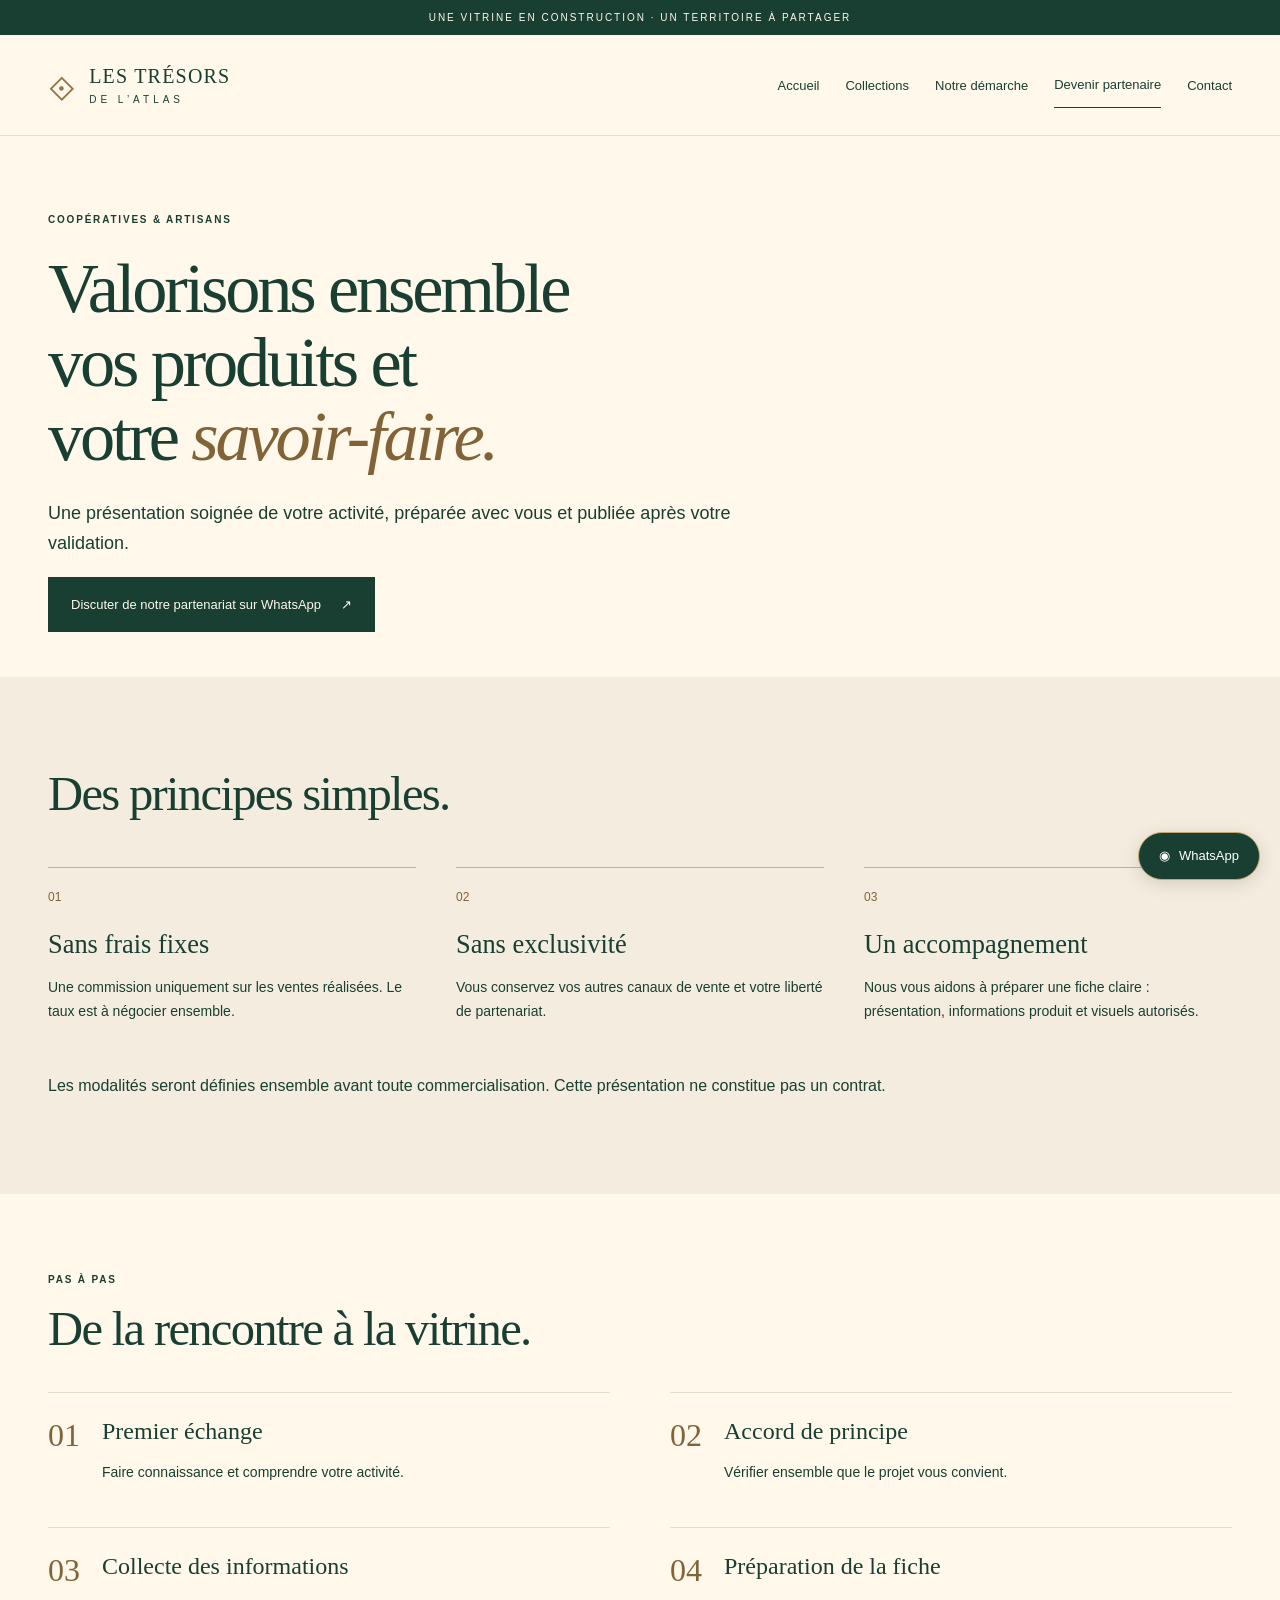
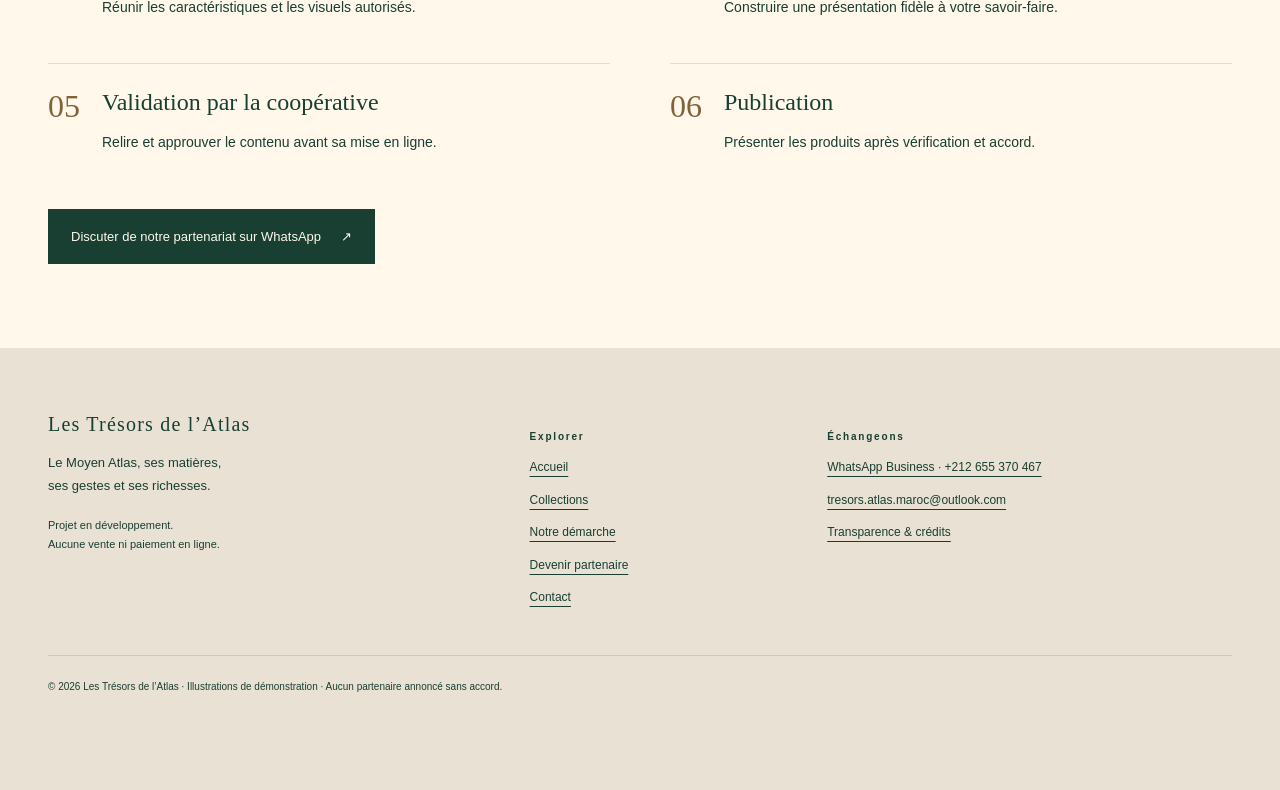
<file: devenir-partenaire.html>
<!doctype html><html lang="fr">
<head>
<meta charset="utf-8">
<meta name="viewport" content="width=device-width,initial-scale=1">
<meta name="theme-color" content="#183F32"><title>Devenir partenaire — Les Trésors de l’Atlas</title>
<meta name="description" content="Valorisons votre savoir-faire : sans frais fixes, sans exclusivité, avec une commission uniquement sur les ventes réalisées.">
<link rel="canonical" href="https://mostafa12345hal.github.io/Les-tr-sors-de-l-atlas/devenir-partenaire.html">
<meta property="og:title" content="Devenir partenaire — Les Trésors de l’Atlas">
<meta property="og:description" content="Valorisons votre savoir-faire : sans frais fixes, sans exclusivité, avec une commission uniquement sur les ventes réalisées.">
<meta property="og:type" content="website">
<meta property="og:locale" content="fr_MA">
<link rel="icon" href="assets/embleme.svg" type="image/svg+xml">
<link rel="stylesheet" href="assets/premium-v3.css">
<script src="assets/premium-v3.js" defer></script>
</head>
<body><a class="skip" href="#contenu">Aller au contenu</a>
<div class="topline">UNE VITRINE EN CONSTRUCTION · UN TERRITOIRE À PARTAGER</div>
<header>
<div class="nav wrap"><a class="brand" href="index.html"><span class="brand-mark" aria-hidden="true">⟐</span><span>LES TRÉSORS<span class="brand-sub">DE L’ATLAS</span></span></a><button class="menu-toggle" aria-expanded="false" aria-controls="navigation">Menu <span aria-hidden="true">☰</span></button>
<nav id="navigation" aria-label="Navigation principale"><a href="index.html">Accueil</a><a href="collections.html">Collections</a><a href="demarche.html">Notre démarche</a><a href="devenir-partenaire.html" aria-current="page">Devenir partenaire</a><a href="contact.html">Contact</a></nav></div>
</header>
<main id="contenu">
<section class="page-intro wrap">
<p class="eyebrow">COOPÉRATIVES &amp; ARTISANS</p>
<h1>Valorisons ensemble<br>vos produits et<br>votre <em>savoir-faire.</em></h1>
<p class="lead">Une présentation soignée de votre activité, préparée avec vous et publiée après votre validation.</p><a class="button " href="https://wa.me/212655370467?text=Bonjour%2C%20je%20repr%C3%A9sente%20une%20coop%C3%A9rative%20ou%20un%20atelier%20et%20souhaite%20discuter%20d%E2%80%99un%20partenariat%20avec%20Les%20Tr%C3%A9sors%20de%20l%E2%80%99Atlas.">Discuter de notre partenariat sur WhatsApp <span aria-hidden="true">↗</span></a>
</section>
<section class="story">
<div class="wrap">
<h2>Des principes simples.</h2>
<div class="values">
<div><span>01</span>
<h3>Sans frais fixes</h3>
<p>Une commission uniquement sur les ventes réalisées. Le taux est à négocier ensemble.</p></div>
<div><span>02</span>
<h3>Sans exclusivité</h3>
<p>Vous conservez vos autres canaux de vente et votre liberté de partenariat.</p></div>
<div><span>03</span>
<h3>Un accompagnement</h3>
<p>Nous vous aidons à préparer une fiche claire : présentation, informations produit et visuels autorisés.</p></div></div>
<p>Les modalités seront définies ensemble avant toute commercialisation. Cette présentation ne constitue pas un contrat.</p></div>
</section>
<section class="section wrap">
<p class="eyebrow">PAS À PAS</p>
<h2>De la rencontre à la vitrine.</h2><ol class="journey"><li><span>01</span>
<div>
<h3>Premier échange</h3>
<p>Faire connaissance et comprendre votre activité.</p></div></li><li><span>02</span>
<div>
<h3>Accord de principe</h3>
<p>Vérifier ensemble que le projet vous convient.</p></div></li><li><span>03</span>
<div>
<h3>Collecte des informations</h3>
<p>Réunir les caractéristiques et les visuels autorisés.</p></div></li><li><span>04</span>
<div>
<h3>Préparation de la fiche</h3>
<p>Construire une présentation fidèle à votre savoir-faire.</p></div></li><li><span>05</span>
<div>
<h3>Validation par la coopérative</h3>
<p>Relire et approuver le contenu avant sa mise en ligne.</p></div></li><li><span>06</span>
<div>
<h3>Publication</h3>
<p>Présenter les produits après vérification et accord.</p></div></li></ol><a class="button " href="https://wa.me/212655370467?text=Bonjour%2C%20je%20repr%C3%A9sente%20une%20coop%C3%A9rative%20ou%20un%20atelier%20et%20souhaite%20discuter%20d%E2%80%99un%20partenariat%20avec%20Les%20Tr%C3%A9sors%20de%20l%E2%80%99Atlas.">Discuter de notre partenariat sur WhatsApp <span aria-hidden="true">↗</span></a>
</section>
</main>
<footer>
<div class="wrap footer-grid">
<div><a class="brand" href="index.html">Les Trésors de l’Atlas</a>
<p>Le Moyen Atlas, ses matières,<br>ses gestes et ses richesses.</p>
<p class="small">Projet en développement.<br>Aucune vente ni paiement en ligne.</p></div>
<div>
<p class="eyebrow">Explorer</p><a href="index.html">Accueil</a><a href="collections.html">Collections</a><a href="demarche.html">Notre démarche</a><a href="devenir-partenaire.html" aria-current="page">Devenir partenaire</a><a href="contact.html">Contact</a></div>
<div>
<p class="eyebrow">Échangeons</p><a href="https://wa.me/212655370467?text=Bonjour%2C%20je%20souhaite%20d%C3%A9couvrir%20le%20projet%20Les%20Tr%C3%A9sors%20de%20l%E2%80%99Atlas%20et%20ses%20univers%20de%20d%C3%A9monstration.">WhatsApp Business · +212 655 370 467</a><a href="mailto:tresors.atlas.maroc@outlook.com">tresors.atlas.maroc@outlook.com</a><a href="demarche.html#transparence">Transparence &amp; crédits</a></div></div>
<div class="wrap footer-bottom">© 2026 Les Trésors de l’Atlas · Illustrations de démonstration · Aucun partenaire annoncé sans accord.</div>
</footer><a class="whatsapp" href="https://wa.me/212655370467?text=Bonjour%2C%20je%20souhaite%20d%C3%A9couvrir%20le%20projet%20Les%20Tr%C3%A9sors%20de%20l%E2%80%99Atlas%20et%20ses%20univers%20de%20d%C3%A9monstration." aria-label="Contacter Les Trésors de l’Atlas sur WhatsApp"><span aria-hidden="true">◉</span> WhatsApp</a>
</body></html>
</file>
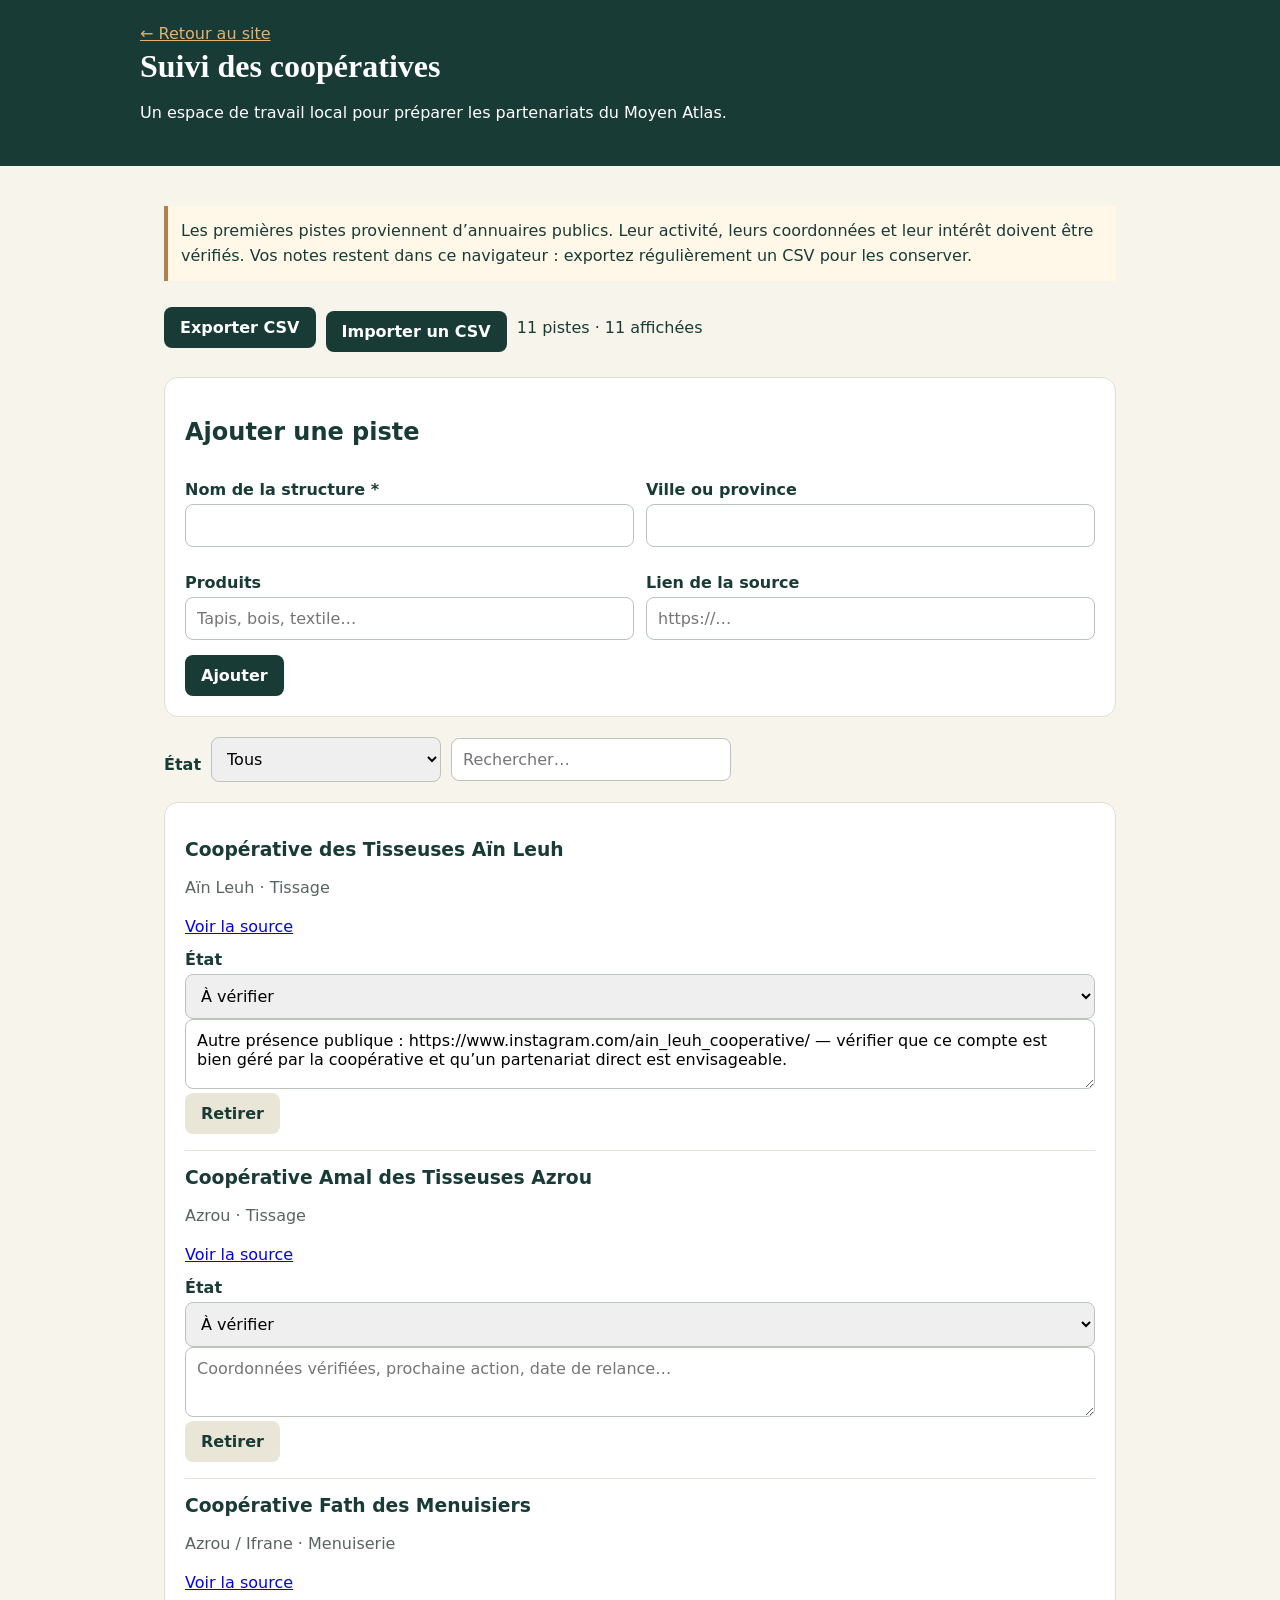
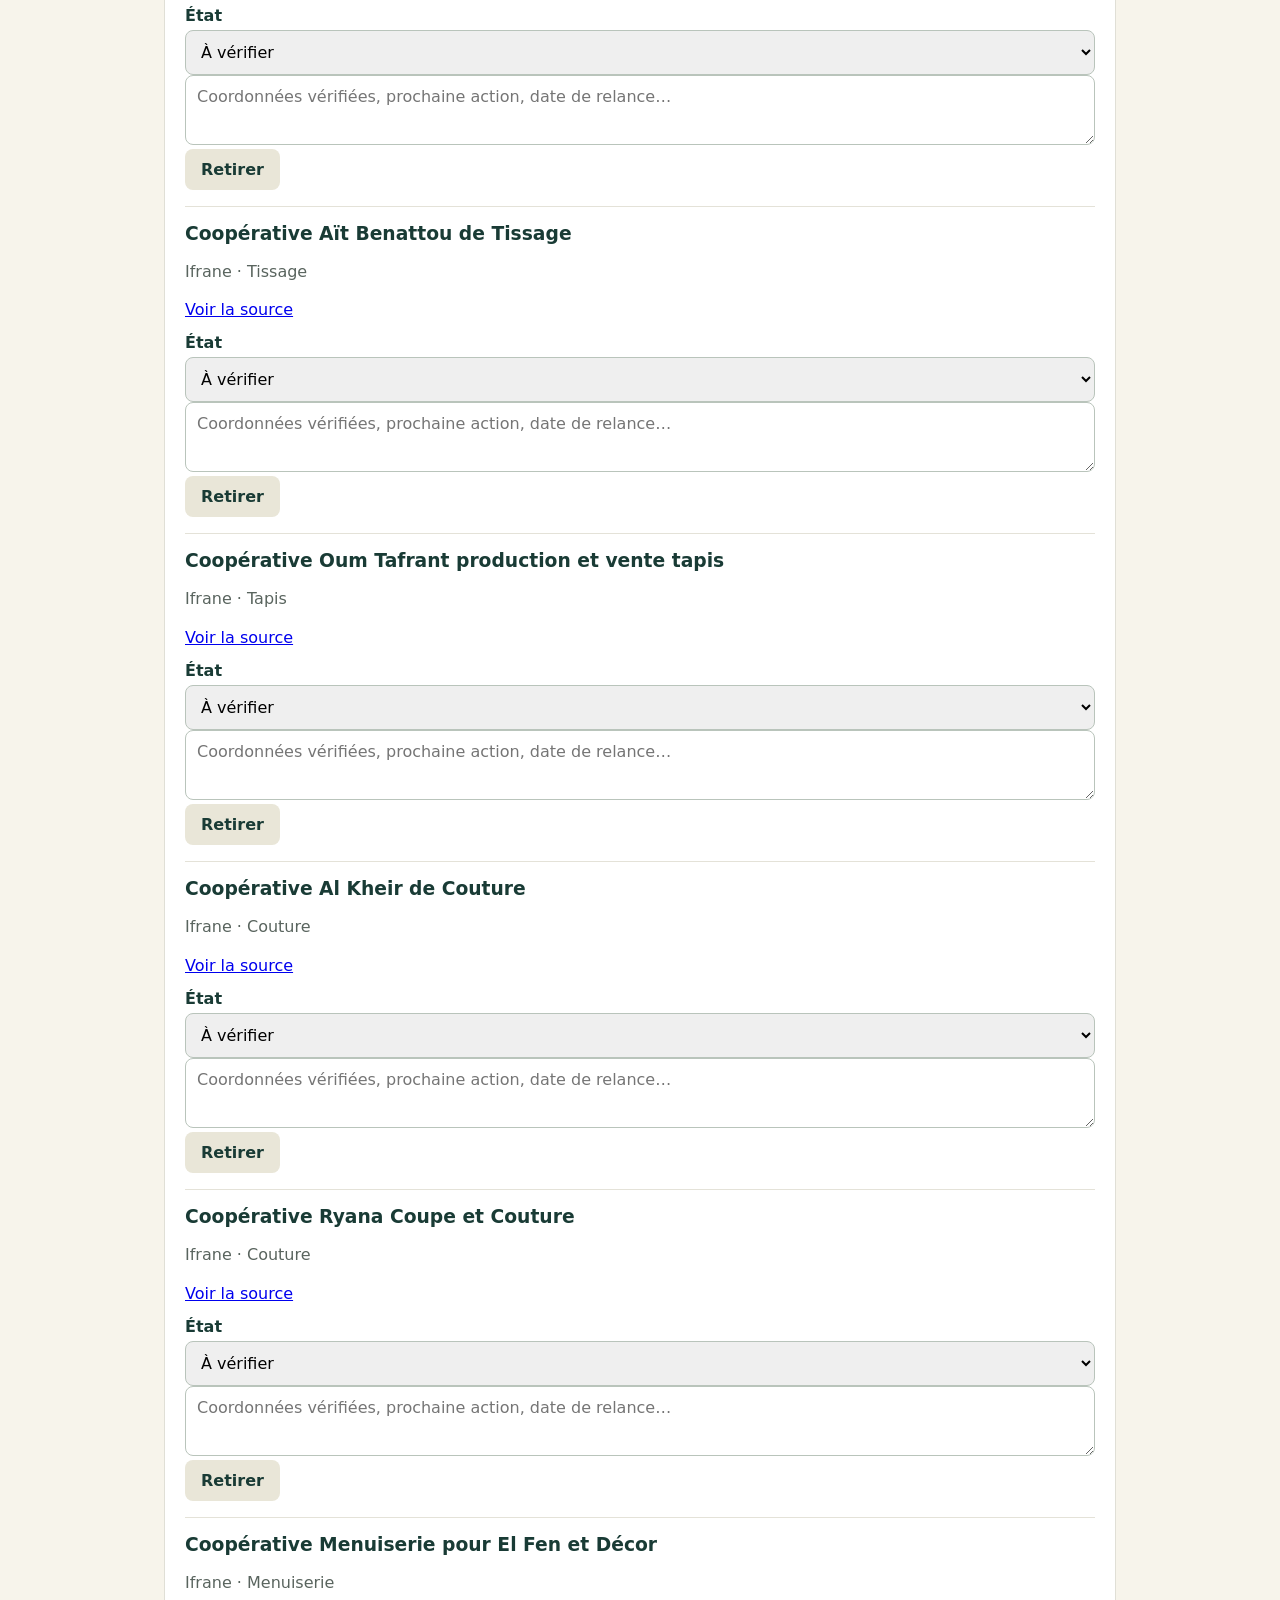
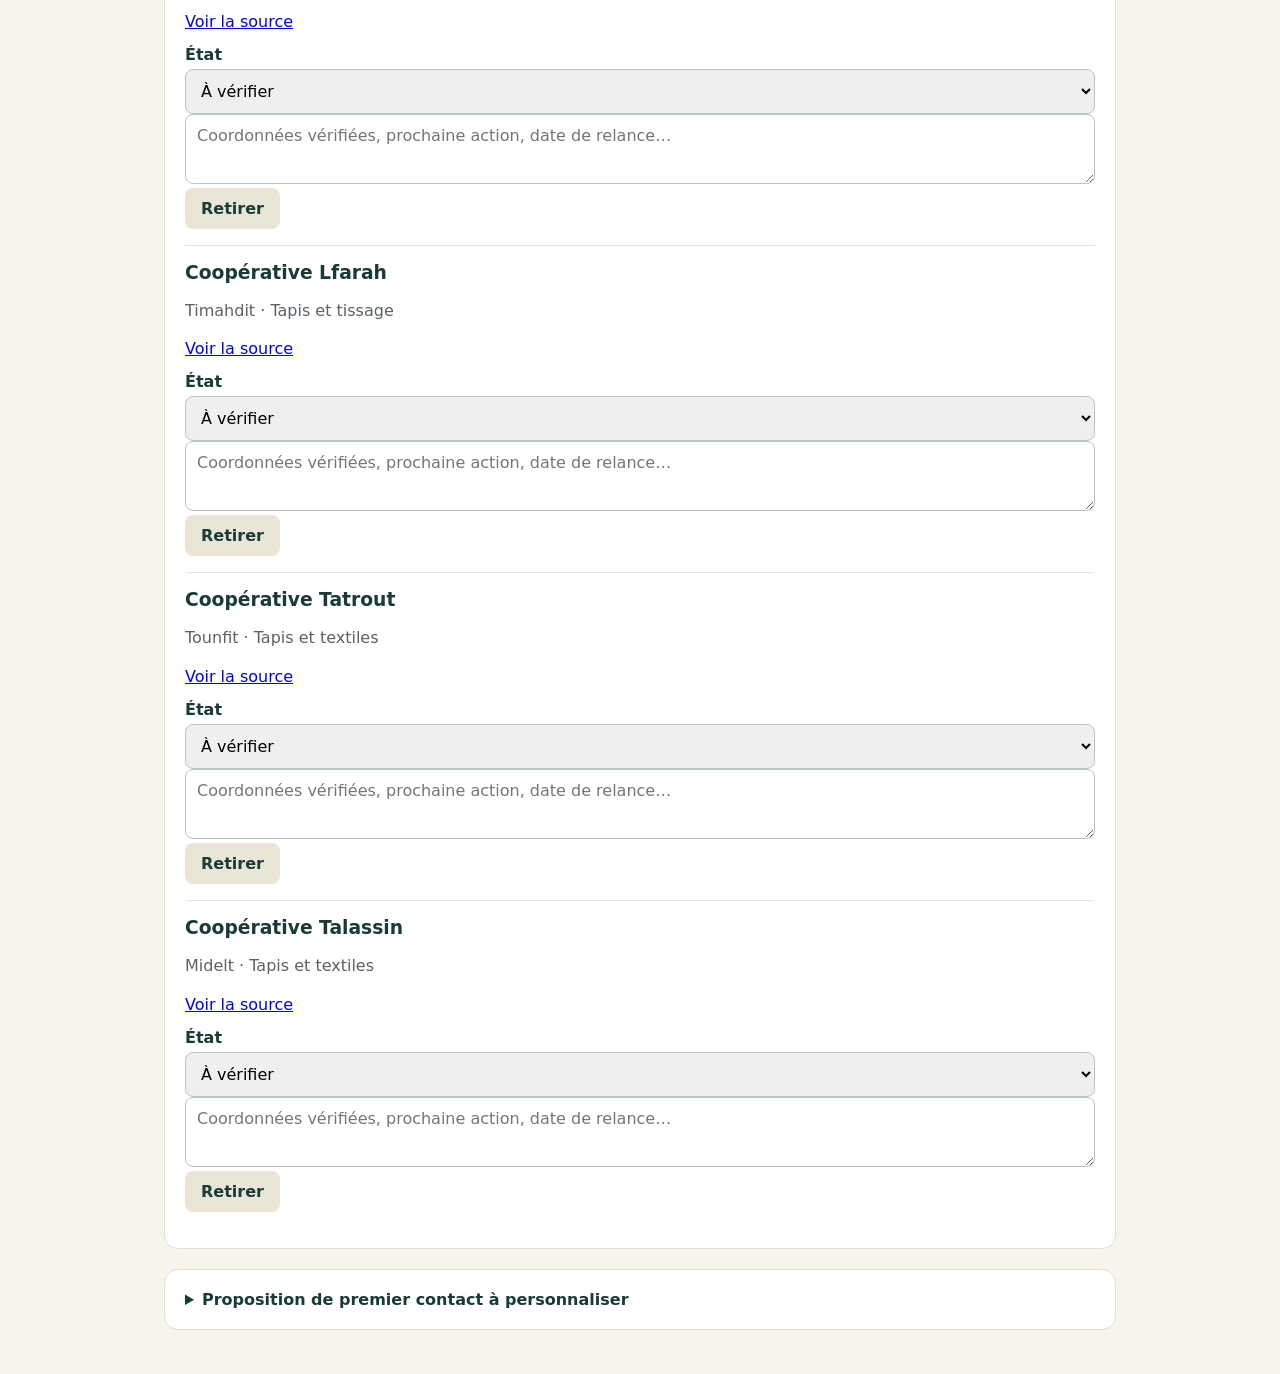
<file: partenaires.html>
<!doctype html><html lang="fr"><head><meta charset="utf-8"><meta name="viewport" content="width=device-width,initial-scale=1"><title>Suivi partenaires — Les Trésors de l’Atlas</title><style>
:root{font-family:system-ui,sans-serif;color:#193b35;background:#f7f4eb}*{box-sizing:border-box}body{margin:0}header{padding:24px;background:#193b35;color:#fff}main,header>div{max-width:1000px;margin:auto}main{padding:24px}h1{font-family:Georgia,serif;margin:5px 0}p{line-height:1.55}.muted{color:#59645e}.card{background:#fff;border:1px solid #e0dfd6;border-radius:14px;padding:20px;margin:20px 0}label{display:block;font-weight:650;margin:14px 0 5px}input,select,textarea{width:100%;padding:11px;border:1px solid #b9c4bb;border-radius:8px;font:inherit}textarea{min-height:70px}button,.button{border:0;border-radius:8px;background:#193b35;color:white;padding:11px 16px;font:inherit;font-weight:700;cursor:pointer;display:inline-block;text-decoration:none}button.secondary{background:#e9e6d8;color:#193b35}.row{display:flex;gap:10px;flex-wrap:wrap;align-items:center}.cols{display:grid;grid-template-columns:repeat(2,1fr);gap:12px}.item{border-bottom:1px solid #e4e2d8;padding:16px 0}.item:last-child{border:0}.item h3{margin:0 0 4px}.item a{overflow-wrap:anywhere}.item .row{margin-top:12px}.badge{font-size:.8rem;border-radius:20px;background:#ebeee6;padding:5px 10px}.notice{border-left:4px solid #b38048;padding:13px;background:#fff8e9}small{color:#59645e}summary{cursor:pointer;font-weight:bold}@media(max-width:620px){.cols{grid-template-columns:1fr}.row button{flex:1}main{padding:15px}}
</style></head><body><header><div><a href="index.html" style="color:#e3b16f">← Retour au site</a><h1>Suivi des coopératives</h1><p>Un espace de travail local pour préparer les partenariats du Moyen Atlas.</p></div></header><main><p class="notice">Les premières pistes proviennent d’annuaires publics. Leur activité, leurs coordonnées et leur intérêt doivent être vérifiés. Vos notes restent dans ce navigateur : exportez régulièrement un CSV pour les conserver.</p><div class="row"><button id="export">Exporter CSV</button><label class="button" for="import">Importer un CSV</label><input id="import" type="file" accept=".csv,text/csv" hidden><span id="total"></span></div><p id="importStatus" role="status" class="muted"></p><section class="card"><h2>Ajouter une piste</h2><form id="add"><div class="cols"><div><label for="name">Nom de la structure *</label><input id="name" required></div><div><label for="city">Ville ou province</label><input id="city"></div><div><label for="category">Produits</label><input id="category" placeholder="Tapis, bois, textile…"></div><div><label for="source">Lien de la source</label><input id="source" type="url" placeholder="https://…"></div></div><button style="margin-top:15px">Ajouter</button></form></section><div class="row"><label for="filter">État</label><select id="filter" style="max-width:230px"><option value="Tous">Tous</option><option>À vérifier</option><option>Qualifiée</option><option>Contact préparé</option><option>Contactée</option><option>En discussion</option><option>Accord conclu</option><option>Écartée</option></select><input type="search" id="search" placeholder="Rechercher…" style="max-width:280px"></div><section class="card" id="list" aria-live="polite"></section><details class="card"><summary>Proposition de premier contact à personnaliser</summary><p>Bonjour, je développe Les Trésors de l’Atlas, un projet de vitrine consacré aux créations de coopératives artisanales, en priorité dans le Moyen Atlas. J’aimerais découvrir vos produits et discuter d’un éventuel partenariat de présentation et de vente à la commission. Si le projet vous intéresse, je vous propose un court échange pour comprendre vos besoins et convenir ensemble des conditions. Bien cordialement, Mostafa.</p><p class="muted">À vérifier avant envoi : identité du destinataire, activité actuelle, coordonnées et proposition adaptée à ses produits. Aucun message n’est envoyé par cet outil.</p></details></main><script>
const SOURCE='https://azrouartisana.wixsite.com/francais/coopratives-de-la-province';
const seeds=[['Coopérative des Tisseuses Aïn Leuh','Aïn Leuh','Tissage'],['Coopérative Amal des Tisseuses Azrou','Azrou','Tissage'],['Coopérative Fath des Menuisiers','Azrou / Ifrane','Menuiserie'],['Coopérative Aït Benattou de Tissage','Ifrane','Tissage'],['Coopérative Oum Tafrant production et vente tapis','Ifrane','Tapis'],['Coopérative Al Kheir de Couture','Ifrane','Couture'],['Coopérative Ryana Coupe et Couture','Ifrane','Couture'],['Coopérative Menuiserie pour El Fen et Décor','Ifrane','Menuiserie'],['Coopérative Lfarah','Timahdit','Tapis et tissage'],['Coopérative Tatrout','Tounfit','Tapis et textiles'],['Coopérative Talassin','Midelt','Tapis et textiles']];
const sources={0:'https://www.theanou.com/store/12-cooperative-tisseuses-ain-leuh-morocco',8:'https://www.theanou.com/store/55-cooperative-lfarah-morocco',9:'https://www.theanou.com/store/184-cooperative-tatrout-tounfit-morocco',10:'https://www.theanou.com/store/130-tounfite-morocco'};const key='atlas-partners-v1';let rows;let firstLoad=false;try{rows=JSON.parse(localStorage.getItem(key)||'null');if(!Array.isArray(rows))throw Error()}catch{rows=[];firstLoad=true}const migrate=firstLoad||!localStorage.getItem('atlas-seeds-v2');seeds.forEach((x,i)=>{if((firstLoad||migrate&&i>=8)&&!rows.some(r=>r.id==='seed-'+i||r.name.toLocaleLowerCase('fr')===x[0].toLocaleLowerCase('fr')))rows.push({id:'seed-'+i,name:x[0],city:x[1],category:x[2],source:sources[i]||SOURCE,status:'À vérifier',notes:i===0?'Autre présence publique : https://www.instagram.com/ain_leuh_cooperative/ — vérifier que ce compte est bien géré par la coopérative et qu’un partenariat direct est envisageable.':''})});try{localStorage.setItem('atlas-seeds-v2','1');localStorage.setItem(key,JSON.stringify(rows))}catch{}const statuses=['À vérifier','Qualifiée','Contact préparé','Contactée','En discussion','Accord conclu','Écartée'];const $=s=>document.querySelector(s);function persist(){try{localStorage.setItem(key,JSON.stringify(rows))}catch{alert('Enregistrement local indisponible : exportez le CSV.')}render()}
function render(){const list=$('#list');list.replaceChildren();const q=$('#search').value.toLocaleLowerCase('fr');const selected=$('#filter').value;const view=rows.filter(r=>(selected==='Tous'||r.status===selected)&&(r.name+' '+r.city+' '+r.category).toLocaleLowerCase('fr').includes(q));$('#total').textContent=rows.length+' pistes · '+view.length+' affichées';if(!view.length){list.textContent='Aucune piste dans cette vue.';return}view.forEach(r=>{const item=document.createElement('article');item.className='item';const h=document.createElement('h3');h.textContent=r.name;const desc=document.createElement('p');desc.className='muted';desc.textContent=[r.city,r.category].filter(Boolean).join(' · ');const src=document.createElement('a');src.href=r.source||'#';src.textContent=r.source?'Voir la source':'Source non renseignée';src.target='_blank';src.rel='noopener noreferrer';const label=document.createElement('label');label.textContent='État';const sel=document.createElement('select');statuses.forEach(s=>{const o=document.createElement('option');o.textContent=s;sel.append(o)});sel.value=r.status;sel.onchange=()=>{r.status=sel.value;persist()};const notes=document.createElement('textarea');notes.setAttribute('aria-label','Notes pour '+r.name);notes.placeholder='Coordonnées vérifiées, prochaine action, date de relance…';notes.value=r.notes||'';notes.onchange=()=>{r.notes=notes.value;persist()};const del=document.createElement('button');del.className='secondary';del.textContent='Retirer';del.onclick=()=>{if(confirm('Retirer cette piste de votre suivi ?')){rows=rows.filter(x=>x.id!==r.id);persist()}};item.append(h,desc,src,label,sel,notes,del);list.append(item)})}
const fields=['name','city','category','source','status','notes'];const csvCell=value=>'"'+String(value||'').replaceAll('"','""').replace(/^([\s]*[=+@-])/,'\'$1')+'"';function exportCsv(){return [fields.join(','),...rows.map(r=>fields.map(f=>csvCell(r[f])).join(','))].join('\r\n')}
function parseCsv(text){const records=[],record=[];let cell='',quoted=false;for(let i=0;i<text.length;i++){const ch=text[i];if(quoted){if(ch==='"'&&text[i+1]==='"'){cell+='"';i++}else if(ch==='"')quoted=false;else cell+=ch}else if(ch==='"'&&cell==='')quoted=true;else if(ch===','){record.push(cell);cell=''}else if(ch==='\n'||ch==='\r'){if(ch==='\r'&&text[i+1]==='\n')i++;record.push(cell);if(record.some(x=>x))records.push(record.splice(0));else record.length=0;cell=''}else cell+=ch}if(quoted)throw Error('Guillemets non fermés');record.push(cell);if(record.some(x=>x))records.push(record);return records}
function importCsv(text){const data=parseCsv(text.replace(/^\uFEFF/,''));if(!data.length||fields.some((f,i)=>data[0][i]!==f))throw Error('Colonnes CSV non reconnues');if(data.length>5001)throw Error('Limite de 5 000 lignes');let duplicates=0;const staged=[],existing=new Set(rows.map(r=>(r.name+'|'+r.city).toLocaleLowerCase('fr').trim()));for(const cells of data.slice(1)){if(cells.length!==fields.length)throw Error('Nombre de colonnes incorrect');const [name,city,category,source,status,notes]=cells.map(x=>x.trim());if(!name)continue;const identity=(name+'|'+city).toLocaleLowerCase('fr').trim();if(existing.has(identity)){duplicates++;continue}if(source&&!/^https?:\/\//i.test(source))throw Error('Lien source invalide');staged.push({id:String(Date.now())+'-'+Math.random().toString(36).slice(2),name,city,category,source,status:statuses.includes(status)?status:'À vérifier',notes});existing.add(identity)}rows.push(...staged);persist();return {added:staged.length,duplicates}}
$('#add').onsubmit=e=>{e.preventDefault();rows.push({id:String(Date.now())+'-'+Math.random().toString(36).slice(2),name:$('#name').value.trim(),city:$('#city').value.trim(),category:$('#category').value.trim(),source:$('#source').value.trim(),status:'À vérifier',notes:''});e.target.reset();persist()};$('#filter').onchange=render;$('#search').oninput=render;$('#export').onclick=()=>{const url=URL.createObjectURL(new Blob(['\uFEFF'+exportCsv()],{type:'text/csv;charset=utf-8'}));const a=document.createElement('a');a.href=url;a.download='partenaires-atlas.csv';a.click();setTimeout(()=>URL.revokeObjectURL(url),1000)};$('#import').onchange=async e=>{const file=e.target.files?.[0];if(!file)return;try{const result=importCsv(await file.text());$('#importStatus').textContent=result.added+' pistes ajoutées · '+result.duplicates+' doublons ignorés.'}catch(error){$('#importStatus').textContent='Import annulé : '+error.message}e.target.value=''};render();
</script></body></html>
</file>
<file: assets/premium-v3.css>
@charset "UTF-8";
:root{--green:#183F32;--beige:#F4EDDF;--gold:#C7A56A;--cream:#FFF8EB;--muted:#506357;font-family:Arial,Helvetica,sans-serif;color:var(--green);background:var(--cream);font-synthesis:none}
*{box-sizing:border-box}
body{margin:0}
a{color:inherit;text-underline-offset:5px}
button{font:inherit}
a,button{-webkit-tap-highlight-color:transparent}
a:focus-visible,button:focus-visible{outline:3px solid #98713b;outline-offset:6px}
h1,h2,h3,p,figure{margin:0}
h1,h2,h3{font-family:Georgia,'Times New Roman',serif;font-weight:400}
h1{font-size:clamp(3.1rem,5.5vw,5.8rem);line-height:1.05;letter-spacing:-.045em;margin:24px 0}
h2{font-size:clamp(2.2rem,3.8vw,3.8rem);line-height:1.12;letter-spacing:-.035em;margin:14px 0 24px}
h3{font-size:1.65rem;line-height:1.2;margin-bottom:14px}
em{font-weight:400;color:#826337}
p{line-height:1.75;margin-bottom:18px}
img{display:block;width:100%;height:auto}
button,a{touch-action:manipulation}
.wrap{width:min(1280px,calc(100% - 96px));margin:auto}
.topline{text-align:center;background:var(--green);color:var(--cream);font-size:10px;letter-spacing:.2em;padding:12px 16px}
header{border-bottom:1px solid #183f3220;background:var(--cream)}
.nav{min-height:100px;display:flex;justify-content:space-between;align-items:center;gap:28px}
.brand{text-decoration:none;display:flex;align-items:center;gap:12px;font-family:Georgia,serif;font-size:20px;letter-spacing:.06em}
.brand-mark{font-size:46px;color:#967340}
.brand-sub{display:block;font-family:Arial,sans-serif;font-size:10px;letter-spacing:.4em;margin-top:6px}
nav{display:flex;gap:26px;align-items:center}
nav a{font-size:13px;text-decoration:none;padding:15px 0}
nav a[aria-current]{border-bottom:1px solid var(--green)}
.menu-toggle{display:none}
.hero{display:grid;grid-template-columns:1.04fr 1fr;gap:55px;padding-top:64px;padding-bottom:68px;align-items:center}
.eyebrow{font-size:10px;letter-spacing:.18em;font-weight:700;line-height:1.6;margin-bottom:12px}
.lead{font-size:18px;line-height:1.7;max-width:670px}
.hero-copy .lead{max-width:510px}
.hero-art img{border-radius:48% 48% 0 0;aspect-ratio:1.04;object-fit:cover}
.hero-art figcaption,figcaption{font-size:10px;line-height:1.6;letter-spacing:.06em;margin-top:12px}
.hero-art figcaption{display:flex;justify-content:space-between;gap:16px}
.hero-art figcaption span{font-style:italic;letter-spacing:0}
.actions{display:flex;flex-wrap:wrap;gap:12px;margin-top:28px}
.button{display:inline-flex;gap:20px;align-items:center;justify-content:space-between;background:var(--green);color:var(--cream);text-decoration:none;font-size:13px;line-height:1.5;padding:17px 22px;border:1px solid var(--green);max-width:100%;min-height:48px}
.button.secondary{background:transparent;color:var(--green)}
.button:hover{background:#2c5544;color:white}
.hero-note{font-size:11px;max-width:330px;color:var(--muted);margin-top:28px}
.section{padding-top:78px;padding-bottom:84px}
.section-head{display:flex;justify-content:space-between;align-items:end;gap:30px;margin-bottom:34px}
.section-head h2{margin-bottom:0}
.section-head>p{font-size:13px;color:var(--muted);margin:0}
.cards{display:grid;grid-template-columns:repeat(3,1fr);gap:28px}
.card .visual{display:block;overflow:hidden}
.card img{aspect-ratio:1.2;object-fit:cover;transition:transform .3s}
.card a:hover img{transform:scale(1.03)}
.card-copy{padding:24px 0}
.card-copy p{font-size:13px}
.card-copy .eyebrow{font-size:10px}
.card-copy h3{font-size:27px}
.demo{border-top:1px solid #183f3230;padding-top:14px;font-size:11px!important;color:var(--muted)}
.text-link{font-size:13px;font-weight:600}
.story{background:var(--beige);padding:76px 0}
.story-grid{display:grid;grid-template-columns:1fr 1fr;gap:80px;align-items:center}
.story-grid p{font-size:15px}
.story-grid .lead{font-size:22px;font-family:Georgia,serif}
.values{display:grid;grid-template-columns:repeat(3,1fr);gap:40px;margin:45px 0 30px}
.values>div{border-top:1px solid #b7b4a5;padding-top:22px}
.values span{font-size:12px;color:#826337;display:block;margin-bottom:25px}
.values p{font-size:14px}
.cta{background:var(--green);color:var(--cream);padding:70px 0}
.cta .button,.green .button{background:var(--beige);color:var(--green);border-color:var(--beige)}
footer{padding:65px 0 95px;background:#e9e2d4}
.footer-grid{display:grid;grid-template-columns:1.2fr .7fr 1.1fr;gap:40px}
.footer-grid a:not(.brand){display:block;font-size:12px;line-height:1.7;margin:12px 0;overflow-wrap:anywhere}
.footer-grid p{font-size:13px;margin-top:16px}
.footer-grid .eyebrow{font-size:10px}
.footer-grid .small{font-size:11px}
.footer-bottom{border-top:1px solid #183f3225;margin-top:36px;padding-top:22px;font-size:10px;line-height:1.7}
.whatsapp{position:fixed;bottom:20px;right:20px;z-index:10;background:var(--green);color:white;border:1px solid var(--gold);box-shadow:0 4px 18px #0002;border-radius:40px;padding:15px 20px;display:flex;gap:9px;font-size:13px;text-decoration:none;min-height:48px}
.skip{position:absolute;top:-100px;z-index:30;background:var(--cream);padding:15px}
.skip:focus{top:0}
.page-intro{padding:76px 0 45px}
.page-intro h1{max-width:1000px}
.page-intro .lead{max-width:710px}
.notice{border-left:2px solid var(--gold);padding:14px 20px;background:var(--beige);font-size:13px}
.category-links{display:flex;flex-wrap:wrap;gap:24px;margin-top:30px;font-size:14px}
.category-links a{padding:12px 0}
.product{display:grid;grid-template-columns:1fr 1fr;gap:65px;padding-top:65px;padding-bottom:65px;border-top:1px solid #183f3225;scroll-margin-top:24px}
.product img{aspect-ratio:1;object-fit:cover}
.product h2{font-size:44px}
.product h3{font-size:22px;margin-top:25px}
.product p{font-size:14px}
.product dl{margin:24px 0}
.product dl>div{display:flex;justify-content:space-between;gap:20px;border-bottom:1px solid #183f3220;padding:11px 0;font-size:13px}
.product dd{margin:0;color:var(--muted)}
.reading{max-width:800px}
.compact{padding-top:15px}
.journey{list-style:none;padding:0;display:grid;grid-template-columns:1fr 1fr;gap:25px 60px;margin:36px 0}
.journey li{display:flex;gap:22px;border-top:1px solid #183f3225;padding-top:24px}
.journey li>span{font-family:Georgia,serif;font-size:32px;color:#826337}
.journey h3{font-size:24px}
.journey p{font-size:14px}
.contact-grid{display:grid;grid-template-columns:1fr 1fr;gap:24px}
.contact-card{background:var(--beige);padding:42px}
.contact-card h2{font-size:36px}
.contact-card p{font-size:14px}
.green{background:var(--green);color:var(--cream)}
.email{overflow-wrap:anywhere}
@media(min-width:1450px){.hero{padding-top:80px;padding-bottom:90px}
}
@media(max-width:1050px){.wrap{width:calc(100% - 48px)}
nav{gap:14px}
nav a{font-size:12px}
.hero{gap:30px}
.story-grid{gap:40px}
.product{gap:35px}
}
@media(max-width:760px){.wrap{width:calc(100% - 40px)}
.topline{font-size:8px;letter-spacing:.12em}
.nav{min-height:82px;flex-wrap:wrap;gap:0}
.brand{font-size:17px}
.brand-mark{font-size:35px}
.brand-sub{font-size:9px}
.menu-toggle{display:block;background:transparent;border:1px solid #183f3260;padding:12px;color:var(--green);font-size:12px;min-height:44px}
#navigation{display:none;width:100%;padding:12px 0 20px}
#navigation.open{display:flex;flex-direction:column;align-items:stretch;gap:0}
#navigation a{padding:14px 0;font-size:14px}
.hero{grid-template-columns:1fr;padding-top:44px;padding-bottom:42px;gap:28px}
h1{font-size:49px}
.hero .lead{font-size:16px}
.hero-art{max-width:500px;width:100%;margin:auto}
.hero-art img{aspect-ratio:1.25}
.hero-note{margin-top:20px;margin-bottom:0}
.actions{gap:10px}
.button{font-size:12px;padding:15px 17px}
.section{padding-top:48px;padding-bottom:50px}
.section-head{display:block}
.section-head>p{margin-top:20px}
.cards{grid-template-columns:1fr;gap:26px}
.card-copy{padding:20px 0 0}
.card img{aspect-ratio:1.35}
.story{padding:48px 0}
.story-grid,.values,.footer-grid,.product,.contact-grid,.journey{grid-template-columns:1fr;gap:26px}
.values{margin-top:28px}
.values span{margin-bottom:16px}
.footer-grid{gap:22px}
.footer-grid p{margin-top:10px}
.footer-grid .brand{font-size:20px}
.cta{padding:45px 0}
.page-intro{padding:45px 0 35px}
.page-intro .lead{font-size:16px}
.product{padding-top:38px;padding-bottom:45px}
.product h2{font-size:37px}
.product img{aspect-ratio:1.2}
.contact-card{padding:30px 24px}
.contact-card h2{font-size:32px}
.whatsapp{right:14px;bottom:14px;padding:13px 17px}
.category-links{gap:6px 20px}
.journey{gap:12px}
h2{font-size:36px}
footer{padding-top:45px}
.reading{max-width:800px}
.hero-art figcaption{font-size:9px}
}
@media(prefers-reduced-motion:reduce){*{scroll-behavior:auto!important;transition:none!important}
}
</file>
